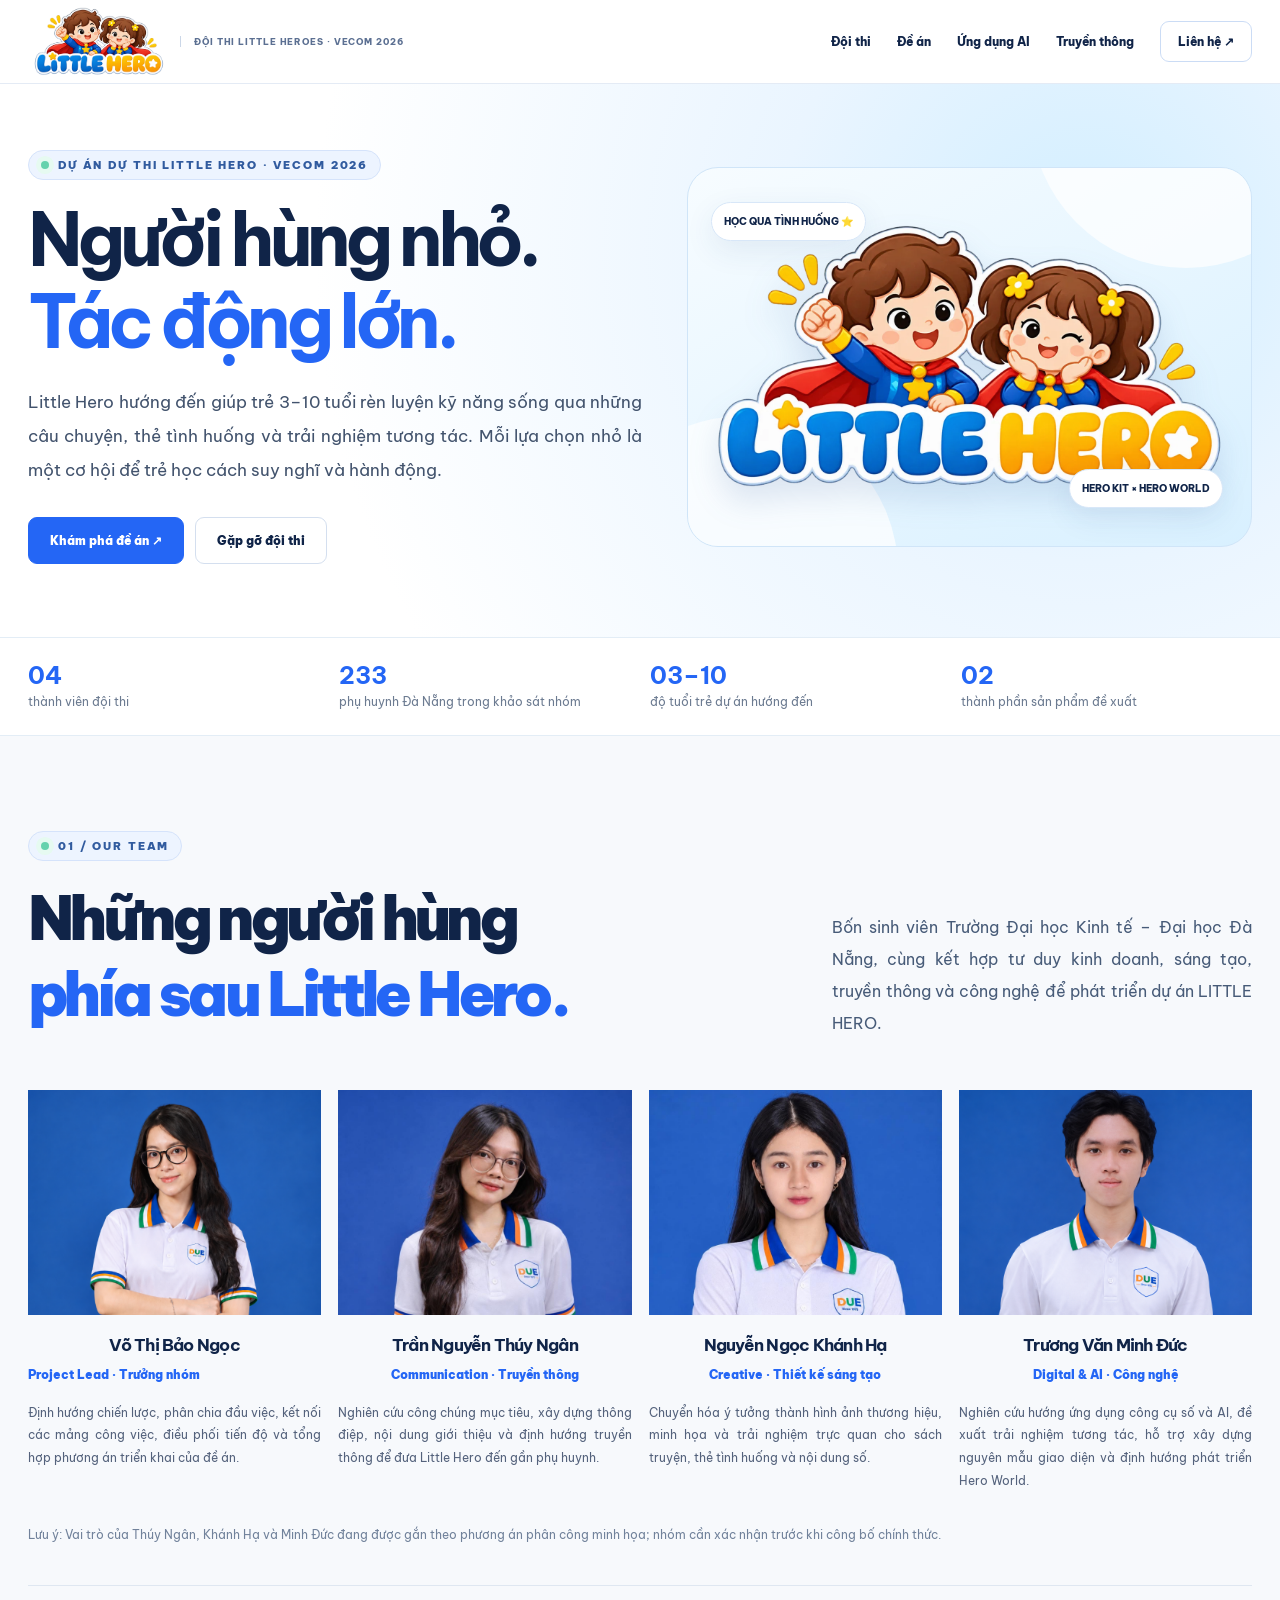
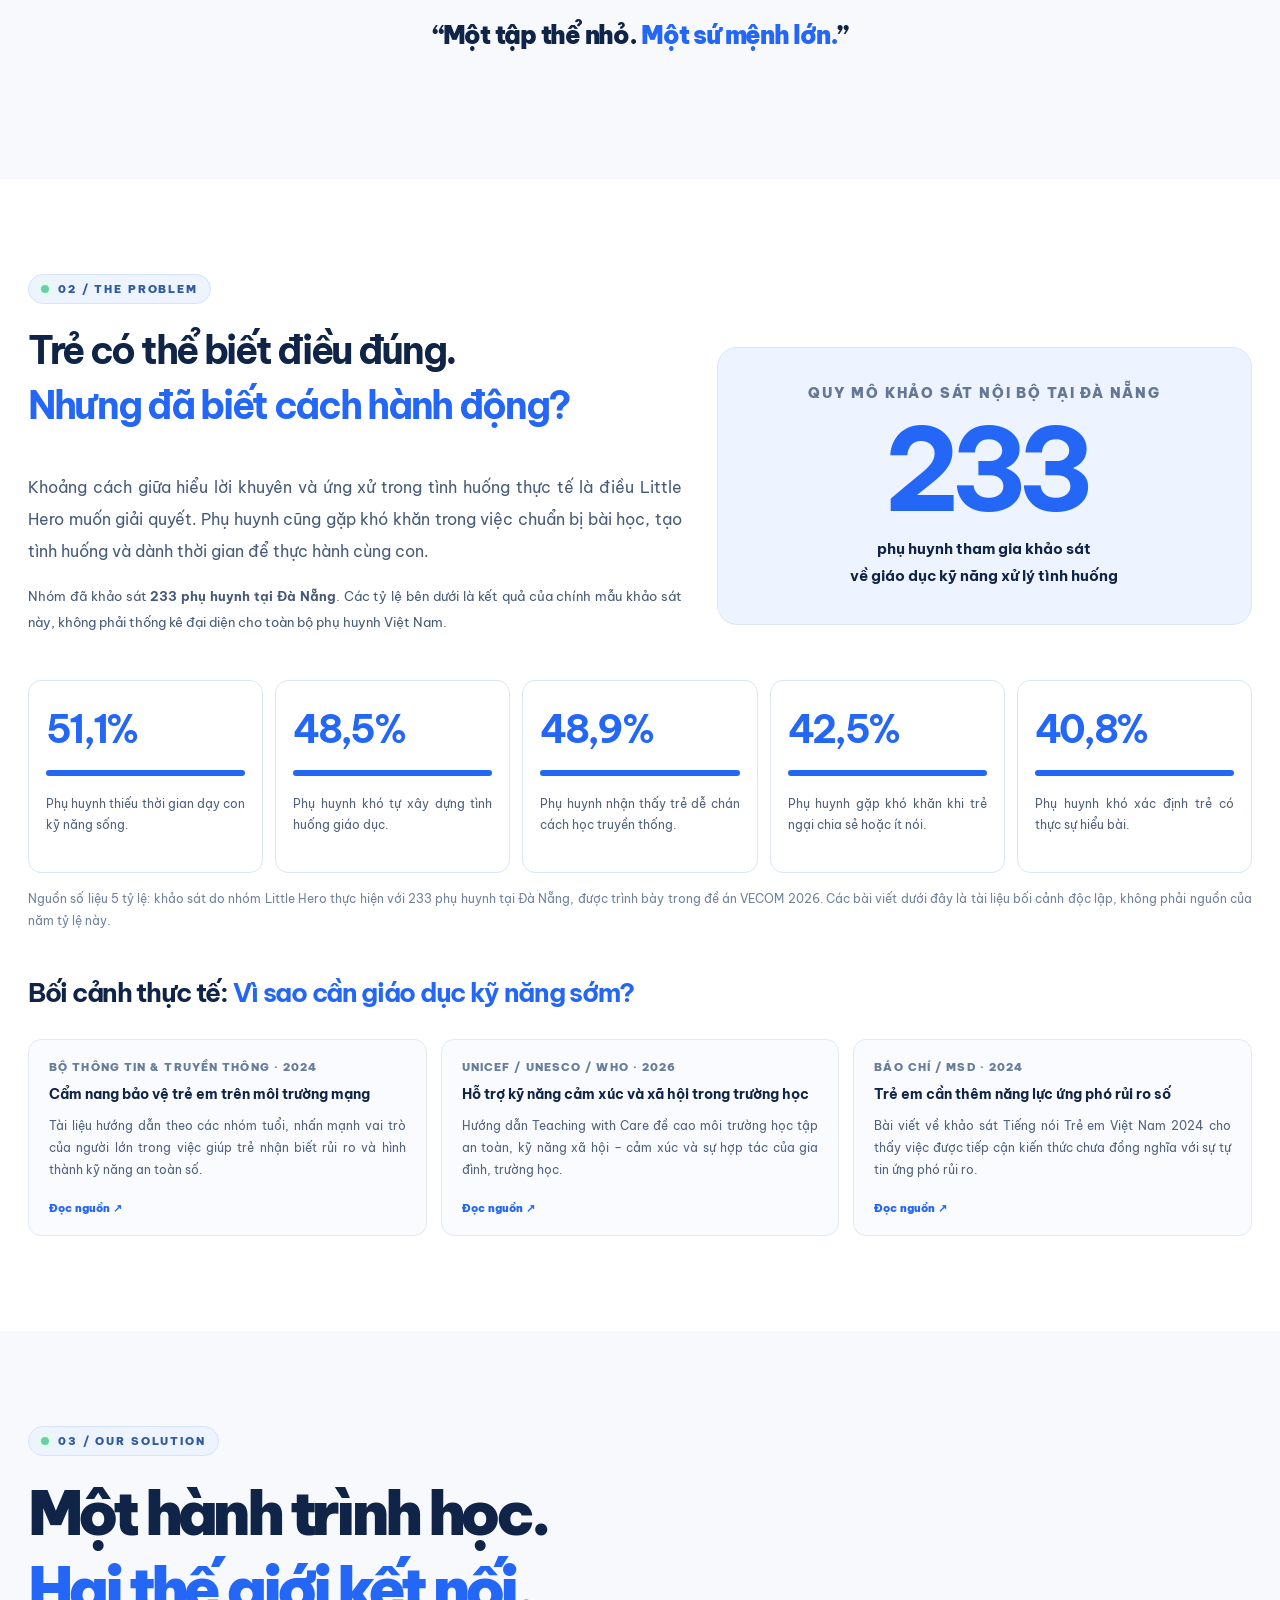
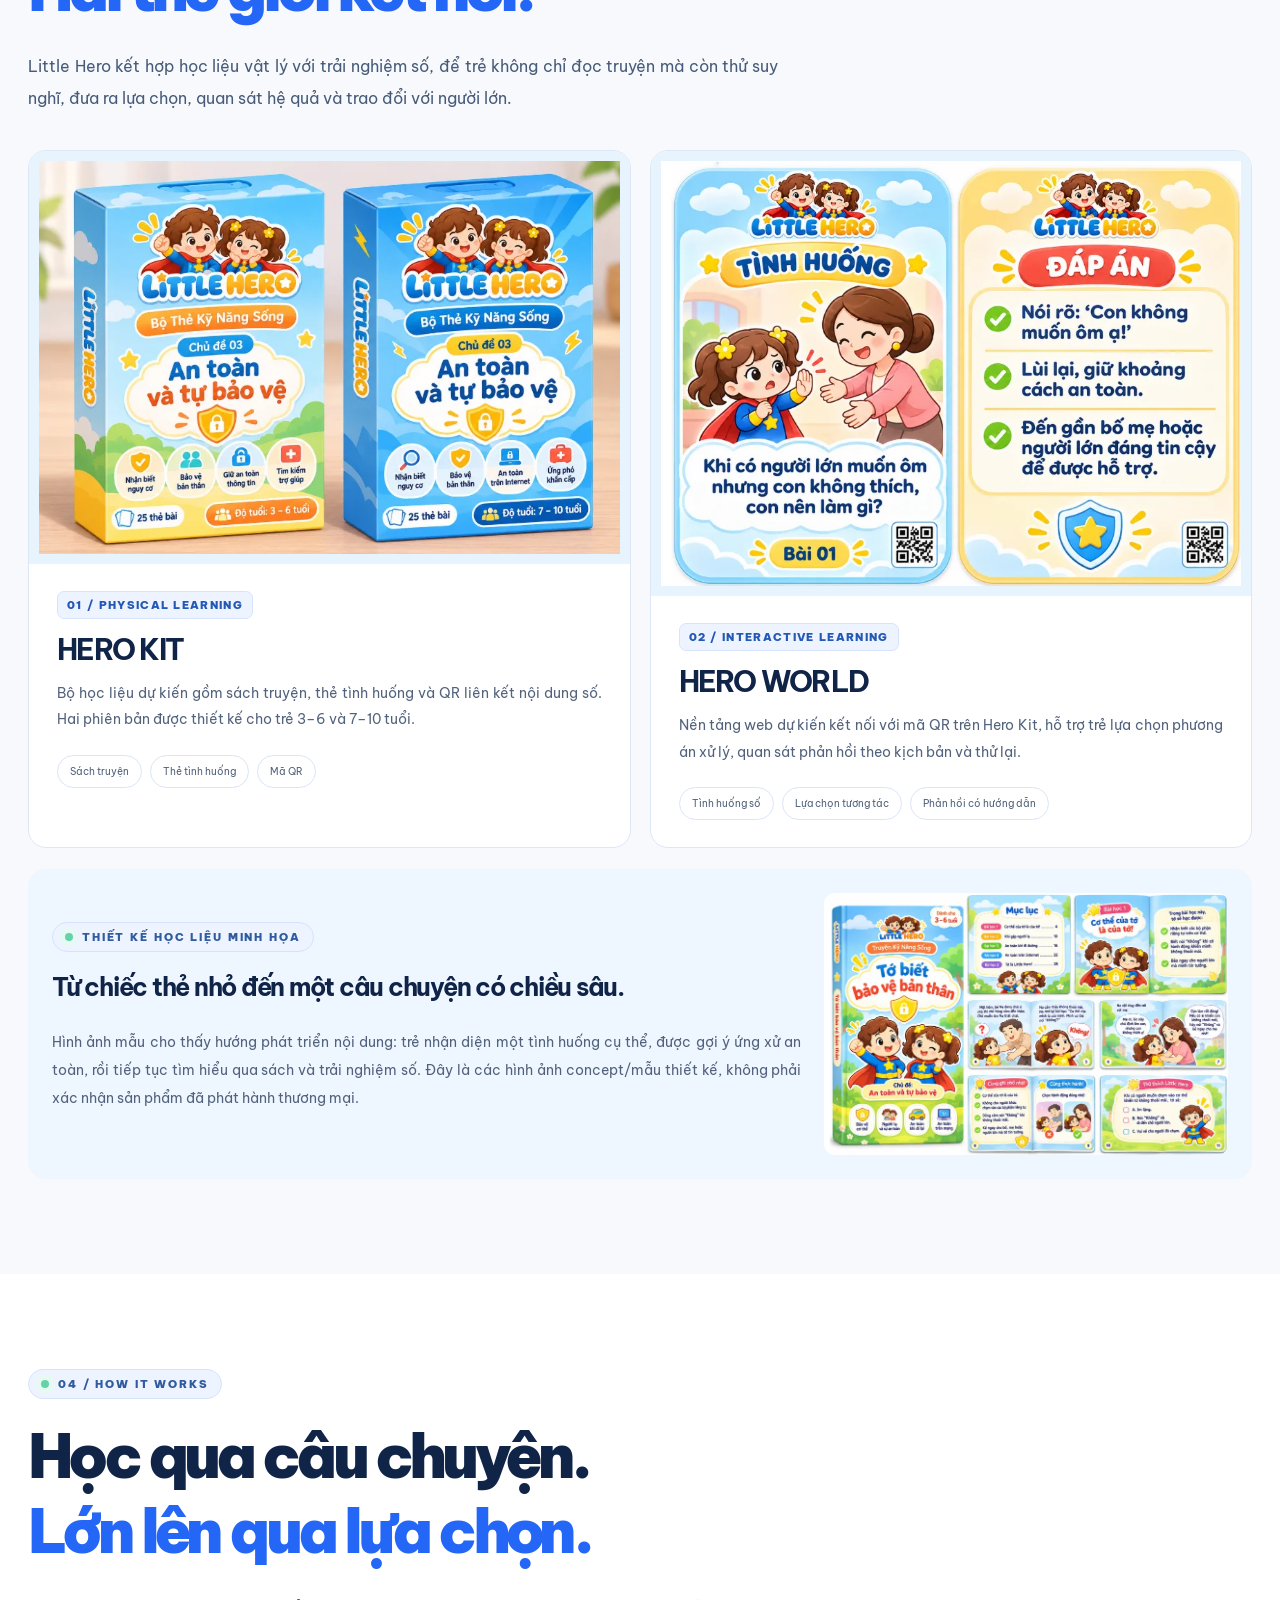
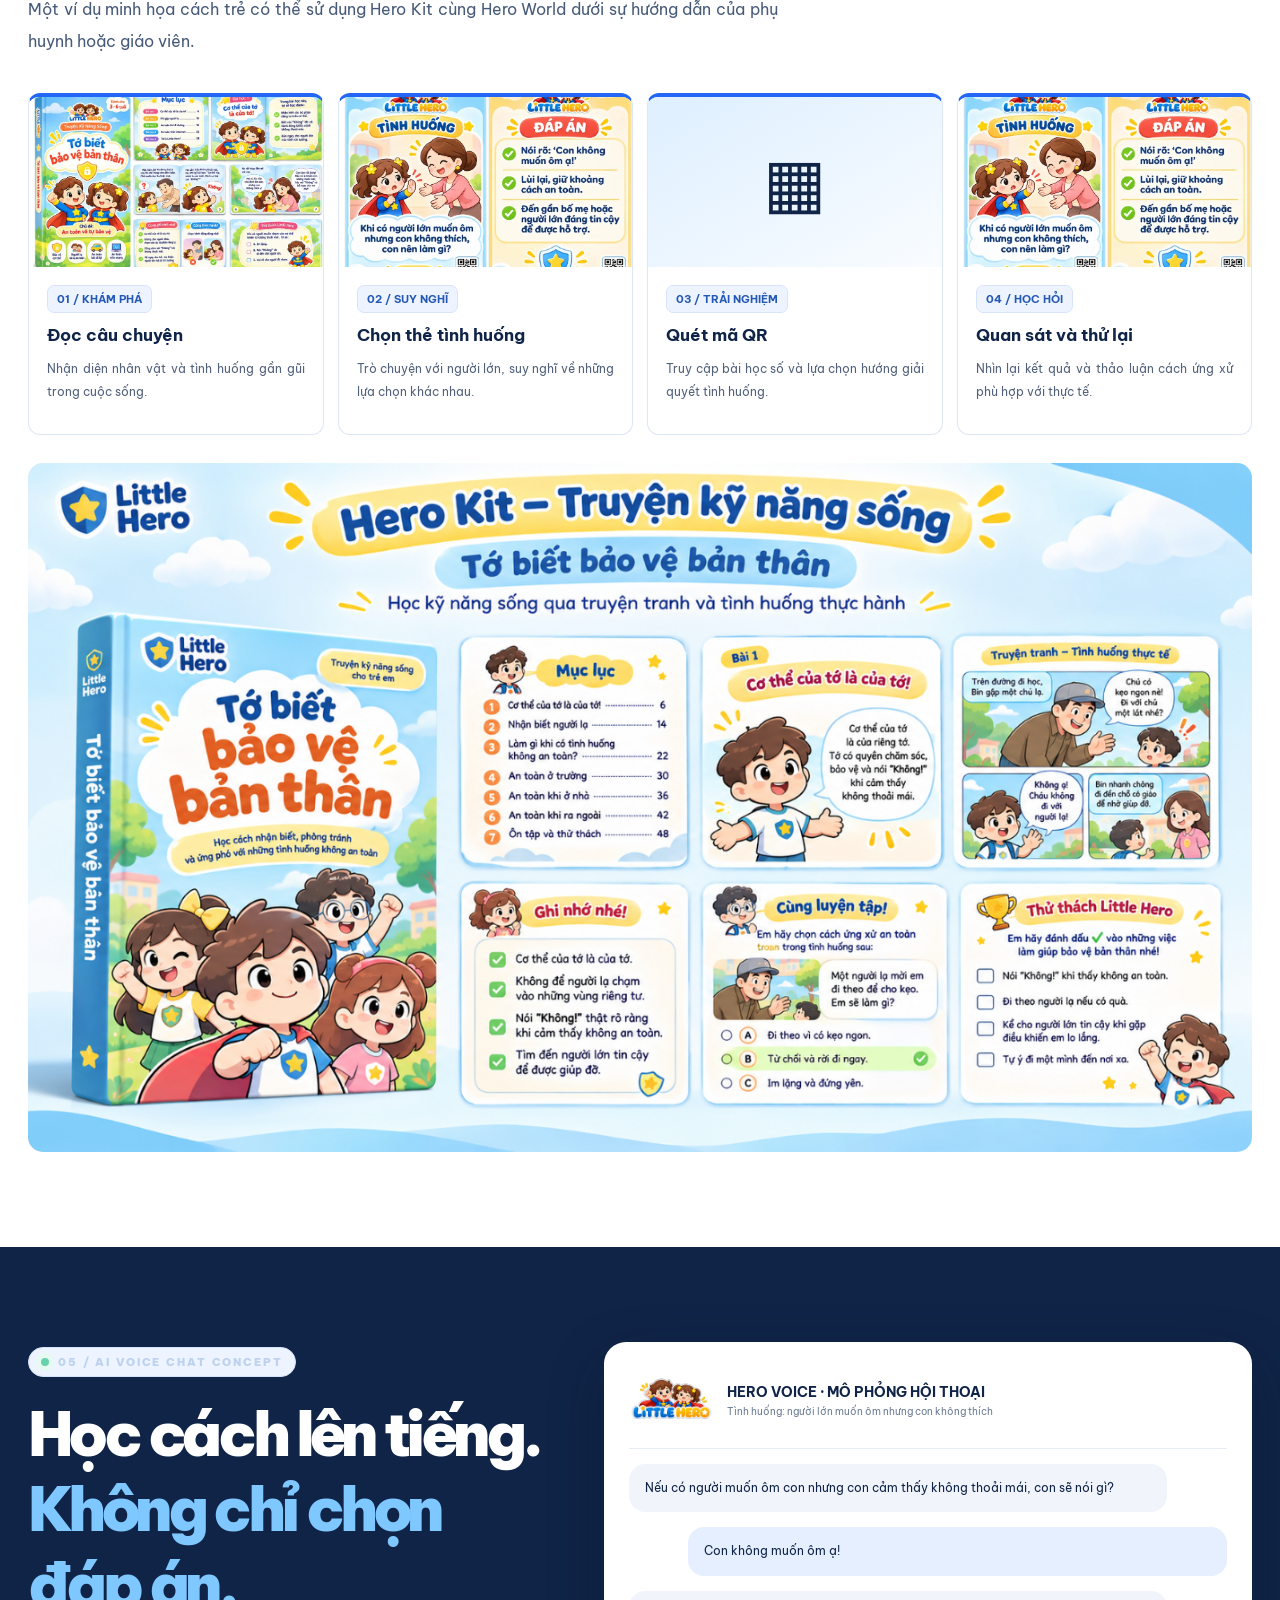
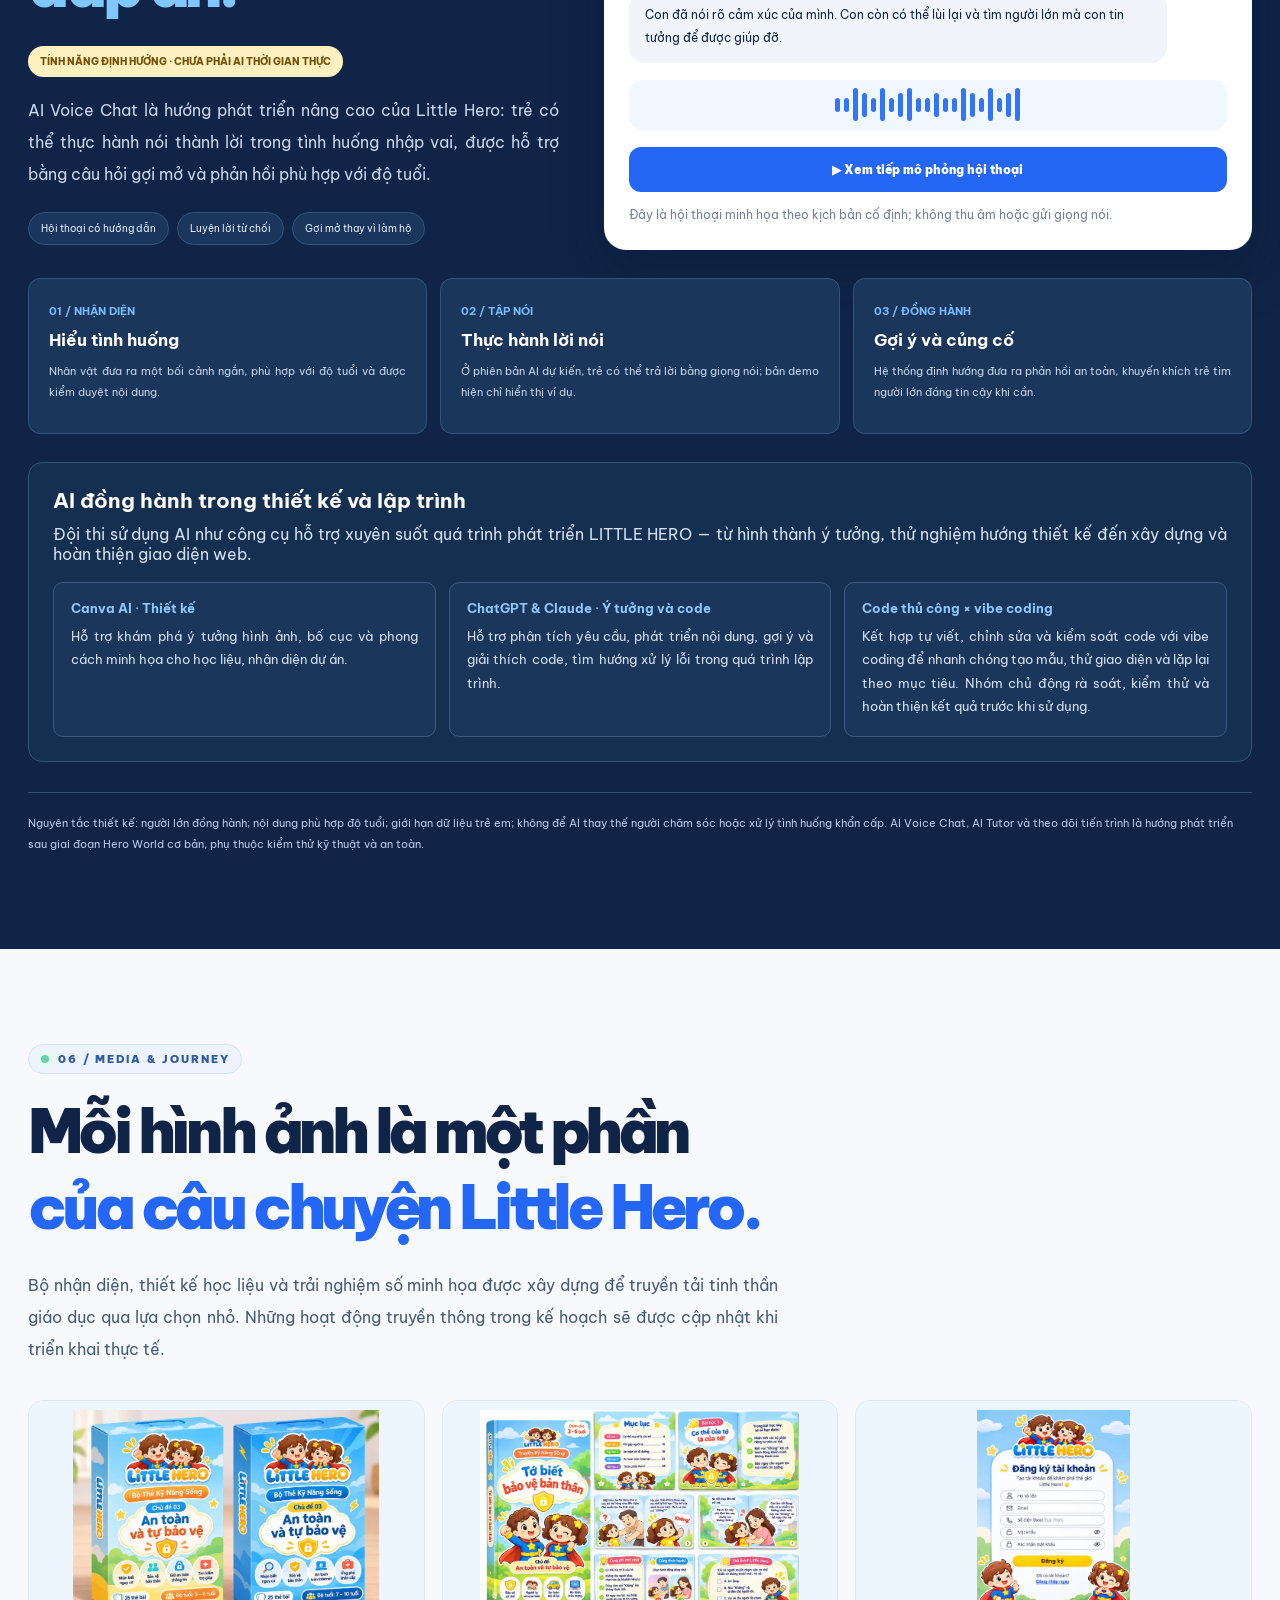
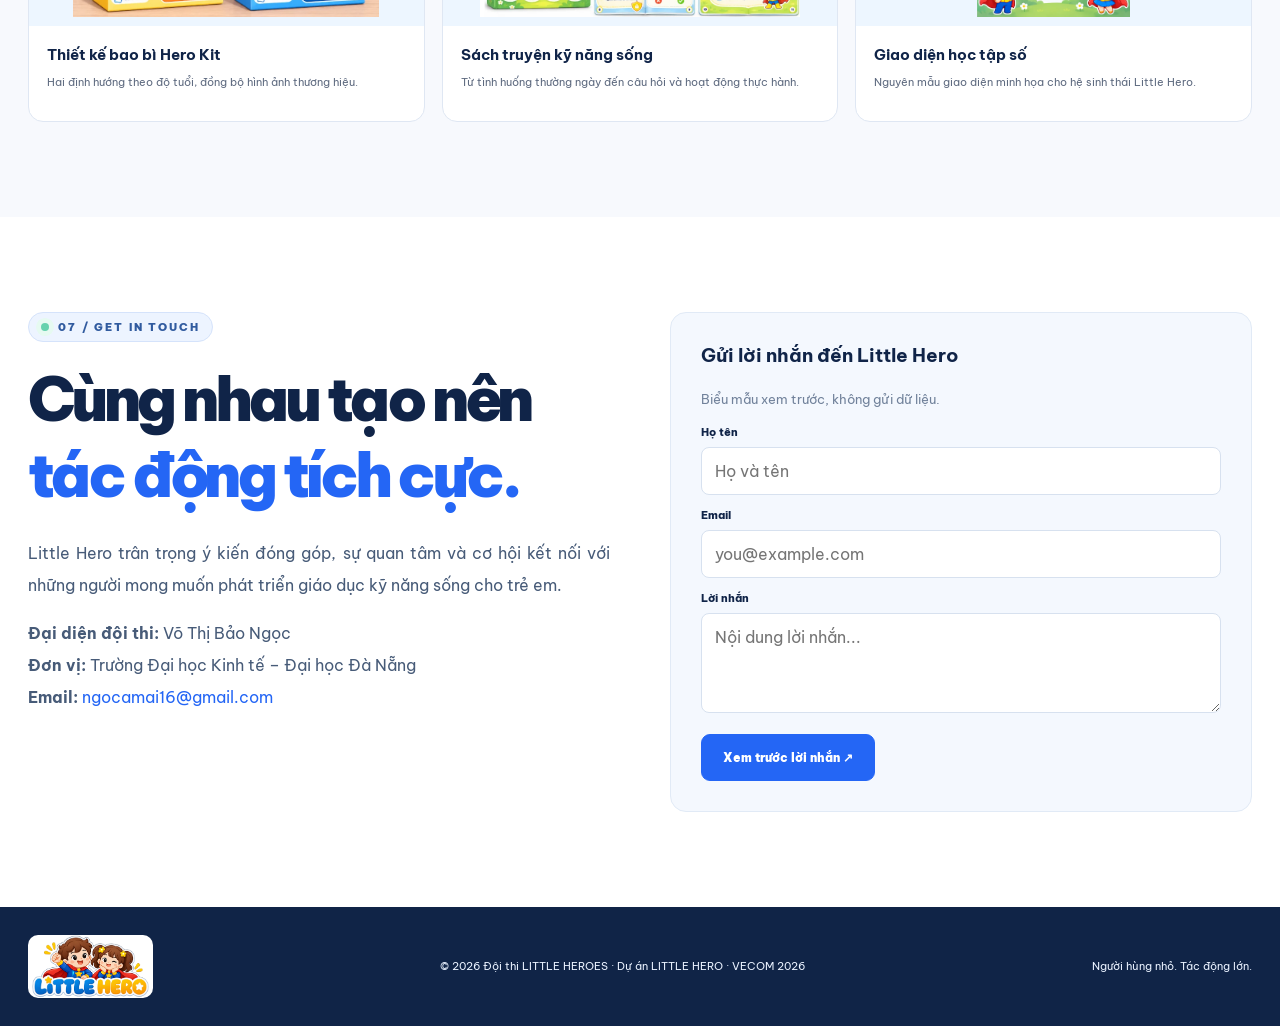
<file: index.html>
<!doctype html><html lang="vi"><head><meta charset="utf-8"><meta name="viewport" content="width=device-width,initial-scale=1"><title>LITTLE HEROES | Đội thi VECOM 2026</title><meta name="description" content="Đội thi LITTLE HEROES với dự án LITTLE HERO – giải pháp giáo dục kỹ năng sống cho trẻ em 3–10 tuổi, kết hợp Hero Kit và Hero World."><link rel="stylesheet" href="styles.css"><link rel="stylesheet" href="team-portraits.css"></head><body>
<header class="nav"><div class="wrap nav-in"><a class="brand" href="#home" aria-label="LITTLE HEROES - về đầu trang"><img src="assets/little-hero-characters.webp" alt="Logo dự án Little Hero"><small>ĐỘI THI LITTLE HEROES · VECOM 2026</small></a><button class="menu" id="menu" aria-label="Mở menu">☰</button><nav class="navlinks" id="links"><a href="#team">Đội thi</a><a href="#project">Đề án</a><a href="#voice">Ứng dụng AI</a><a href="#media">Truyền thông</a><a class="contactlink" href="#contact">Liên hệ ↗</a></nav></div></header>
<main><section class="hero" id="home"><div class="wrap hero-in"><div><div class="eyebrow">Dự án dự thi LITTLE HERO · VECOM 2026</div><h1>Người hùng nhỏ.<br><span class="blue">Tác động lớn.</span></h1><p>Little Hero hướng đến giúp trẻ 3–10 tuổi rèn luyện kỹ năng sống qua những câu chuyện, thẻ tình huống và trải nghiệm tương tác. Mỗi lựa chọn nhỏ là một cơ hội để trẻ học cách suy nghĩ và hành động.</p><div class="btnrow"><a class="btn" href="#project">Khám phá đề án ↗</a><a class="btn secondary" href="#team">Gặp gỡ đội thi</a></div></div><div class="visual"><span class="floating float1">HỌC QUA TÌNH HUỐNG ⭐</span><img src="assets/little-hero-characters.webp" alt="Little Hero – hai nhân vật siêu anh hùng nhí"><span class="floating float2">HERO KIT × HERO WORLD</span></div></div></section>
<div class="miniband"><div class="wrap bandgrid"><div><b>04</b><small>thành viên đội thi</small></div><div><b>233</b><small>phụ huynh Đà Nẵng trong khảo sát nhóm</small></div><div><b>03–10</b><small>độ tuổi trẻ dự án hướng đến</small></div><div><b>02</b><small>thành phần sản phẩm đề xuất</small></div></div></div>
<section class="section team" id="team"><div class="wrap"><div class="eyebrow">01 / Our team</div><div class="flexhead"><div><h2 class="title">Những người hùng<br><span class="blue">phía sau Little Hero.</span></h2></div><p class="intro">Bốn sinh viên Trường Đại học Kinh tế – Đại học Đà Nẵng, cùng kết hợp tư duy kinh doanh, sáng tạo, truyền thông và công nghệ để phát triển dự án LITTLE HERO.</p></div><div class="members">
<article class="member"><div class="portrait"><img src="assets/member-01-bao-ngoc.png" alt="Võ Thị Bảo Ngọc" loading="lazy" decoding="async"></div><h3>Võ Thị Bảo Ngọc</h3><div class="role">Project Lead · Trưởng nhóm</div><p>Định hướng chiến lược, phân chia đầu việc, kết nối các mảng công việc, điều phối tiến độ và tổng hợp phương án triển khai của đề án.</p></article>
<article class="member"><div class="portrait"><img src="assets/member-02-thuy-ngan.png" alt="Trần Nguyễn Thúy Ngân" loading="lazy" decoding="async"></div><h3>Trần Nguyễn Thúy Ngân</h3><div class="role">Communication · Truyền thông</div><p>Nghiên cứu công chúng mục tiêu, xây dựng thông điệp, nội dung giới thiệu và định hướng truyền thông để đưa Little Hero đến gần phụ huynh.</p></article>
<article class="member"><div class="portrait"><img src="assets/member-03-khanh-ha.png" alt="Nguyễn Ngọc Khánh Hạ" loading="lazy" decoding="async"></div><h3>Nguyễn Ngọc Khánh Hạ</h3><div class="role">Creative · Thiết kế sáng tạo</div><p>Chuyển hóa ý tưởng thành hình ảnh thương hiệu, minh họa và trải nghiệm trực quan cho sách truyện, thẻ tình huống và nội dung số.</p></article>
<article class="member"><div class="portrait"><img src="assets/member-04-minh-duc.png" alt="Trương Văn Minh Đức" loading="lazy" decoding="async"></div><h3>Trương Văn Minh Đức</h3><div class="role">Digital & AI · Công nghệ</div><p>Nghiên cứu hướng ứng dụng công cụ số và AI, đề xuất trải nghiệm tương tác, hỗ trợ xây dựng nguyên mẫu giao diện và định hướng phát triển Hero World.</p></article>
</div><div class="note" style="margin-top:19px">Lưu ý: Vai trò của Thúy Ngân, Khánh Hạ và Minh Đức đang được gắn theo phương án phân công minh họa; nhóm cần xác nhận trước khi công bố chính thức.</div><div class="teamquote">“Một tập thể nhỏ. <span class="blue">Một sứ mệnh lớn.</span>”</div></div></section>
<section class="section" id="project"><div class="wrap"><div class="eyebrow">02 / The problem</div><div class="problem-grid"><div><h3>Trẻ có thể biết điều đúng.<br><span class="blue">Nhưng đã biết cách hành động?</span></h3><p class="intro">Khoảng cách giữa hiểu lời khuyên và ứng xử trong tình huống thực tế là điều Little Hero muốn giải quyết. Phụ huynh cũng gặp khó khăn trong việc chuẩn bị bài học, tạo tình huống và dành thời gian để thực hành cùng con.</p><p class="intro" style="font-size:13px">Nhóm đã khảo sát <b>233 phụ huynh tại Đà Nẵng</b>. Các tỷ lệ bên dưới là kết quả của chính mẫu khảo sát này, không phải thống kê đại diện cho toàn bộ phụ huynh Việt Nam.</p></div><div class="bigstat"><small>QUY MÔ KHẢO SÁT NỘI BỘ TẠI ĐÀ NẴNG</small><b>233</b><h4>phụ huynh tham gia khảo sát<br>về giáo dục kỹ năng xử lý tình huống</h4></div></div><div class="stats"><article class="stat"><b>51,1%</b><div class="progress"><span style="width:51,1%"></span></div><p>Phụ huynh thiếu thời gian dạy con kỹ năng sống.</p></article><article class="stat"><b>48,5%</b><div class="progress"><span style="width:48,5%"></span></div><p>Phụ huynh khó tự xây dựng tình huống giáo dục.</p></article><article class="stat"><b>48,9%</b><div class="progress"><span style="width:48,9%"></span></div><p>Phụ huynh nhận thấy trẻ dễ chán cách học truyền thống.</p></article><article class="stat"><b>42,5%</b><div class="progress"><span style="width:42,5%"></span></div><p>Phụ huynh gặp khó khăn khi trẻ ngại chia sẻ hoặc ít nói.</p></article><article class="stat"><b>40,8%</b><div class="progress"><span style="width:40,8%"></span></div><p>Phụ huynh khó xác định trẻ có thực sự hiểu bài.</p></article></div><p class="note" style="margin-top:15px">Nguồn số liệu 5 tỷ lệ: khảo sát do nhóm Little Hero thực hiện với 233 phụ huynh tại Đà Nẵng, được trình bày trong đề án VECOM 2026. Các bài viết dưới đây là tài liệu bối cảnh độc lập, không phải nguồn của năm tỷ lệ này.</p>
<h3 style="margin-top:45px;font-size:26px;letter-spacing:-.05em">Bối cảnh thực tế: <span class="blue">Vì sao cần giáo dục kỹ năng sớm?</span></h3><div class="evidence"><article><small>BỘ THÔNG TIN & TRUYỀN THÔNG · 2024</small><b>Cẩm nang bảo vệ trẻ em trên môi trường mạng</b><p>Tài liệu hướng dẫn theo các nhóm tuổi, nhấn mạnh vai trò của người lớn trong việc giúp trẻ nhận biết rủi ro và hình thành kỹ năng an toàn số.</p><a target="_blank" rel="noopener" href="https://mst.gov.vn/ra-mat-cam-nang-bao-ve-tre-em-tren-moi-truong-mang-nam-2024-197241219110837884.htm">Đọc nguồn ↗</a></article><article><small>UNICEF / UNESCO / WHO · 2026</small><b>Hỗ trợ kỹ năng cảm xúc và xã hội trong trường học</b><p>Hướng dẫn Teaching with Care đề cao môi trường học tập an toàn, kỹ năng xã hội – cảm xúc và sự hợp tác của gia đình, trường học.</p><a target="_blank" rel="noopener" href="https://www.who.int/publications/i/item/9789240124912">Đọc nguồn ↗</a></article><article><small>BÁO CHÍ / MSD · 2024</small><b>Trẻ em cần thêm năng lực ứng phó rủi ro số</b><p>Bài viết về khảo sát Tiếng nói Trẻ em Việt Nam 2024 cho thấy việc được tiếp cận kiến thức chưa đồng nghĩa với sự tự tin ứng phó rủi ro.</p><a target="_blank" rel="noopener" href="https://ictvietnam.vn/ba-giai-phap-nham-ho-tro-bao-ve-tre-em-an-toan-tren-moi-truong-mang-67249.html">Đọc nguồn ↗</a></article></div></div></section>
<section class="section soft"><div class="wrap"><div class="eyebrow">03 / Our solution</div><h2 class="title">Một hành trình học.<br><span class="blue">Hai thế giới kết nối.</span></h2><p class="intro">Little Hero kết hợp học liệu vật lý với trải nghiệm số, để trẻ không chỉ đọc truyện mà còn thử suy nghĩ, đưa ra lựa chọn, quan sát hệ quả và trao đổi với người lớn.</p><div class="products"><article class="productcard"><div class="productimage"><img src="assets/hero-kit-packaging.webp" alt="Mockup hộp Hero Kit hai nhóm tuổi"></div><div class="content"><small>01 / PHYSICAL LEARNING</small><h3>HERO KIT</h3><p>Bộ học liệu dự kiến gồm sách truyện, thẻ tình huống và QR liên kết nội dung số. Hai phiên bản được thiết kế cho trẻ 3–6 và 7–10 tuổi.</p><div class="chips"><span>Sách truyện</span><span>Thẻ tình huống</span><span>Mã QR</span></div></div></article><article class="productcard"><div class="productimage"><img src="assets/hero-kit-cards.webp" alt="Mẫu thẻ tình huống và đáp án Little Hero"></div><div class="content"><small>02 / INTERACTIVE LEARNING</small><h3>HERO WORLD</h3><p>Nền tảng web dự kiến kết nối với mã QR trên Hero Kit, hỗ trợ trẻ lựa chọn phương án xử lý, quan sát phản hồi theo kịch bản và thử lại.</p><div class="chips"><span>Tình huống số</span><span>Lựa chọn tương tác</span><span>Phản hồi có hướng dẫn</span></div></div></article></div><div class="feature"><div><div class="eyebrow">Thiết kế học liệu minh họa</div><h3>Từ chiếc thẻ nhỏ đến một câu chuyện có chiều sâu.</h3><p>Hình ảnh mẫu cho thấy hướng phát triển nội dung: trẻ nhận diện một tình huống cụ thể, được gợi ý ứng xử an toàn, rồi tiếp tục tìm hiểu qua sách và trải nghiệm số. Đây là các hình ảnh concept/mẫu thiết kế, không phải xác nhận sản phẩm đã phát hành thương mại.</p></div><img src="assets/little-hero-storybook.webp" alt="Các trang truyện và bài tập thực hành Little Hero"></div></div></section>
<section class="section"><div class="wrap"><div class="eyebrow">04 / How it works</div><h2 class="title">Học qua câu chuyện.<br><span class="blue">Lớn lên qua lựa chọn.</span></h2><p class="intro">Một ví dụ minh họa cách trẻ có thể sử dụng Hero Kit cùng Hero World dưới sự hướng dẫn của phụ huynh hoặc giáo viên.</p><div class="steps"><article class="step"><img src="assets/little-hero-storybook.webp" alt="Bìa và các trang sách truyện"><div class="steptext"><b>01 / KHÁM PHÁ</b><h3>Đọc câu chuyện</h3><p>Nhận diện nhân vật và tình huống gần gũi trong cuộc sống.</p></div></article><article class="step"><img src="assets/hero-kit-cards.webp" alt="Bộ thẻ tình huống"><div class="steptext"><b>02 / SUY NGHĨ</b><h3>Chọn thẻ tình huống</h3><p>Trò chuyện với người lớn, suy nghĩ về những lựa chọn khác nhau.</p></div></article><article class="step"><div style="height:170px;display:grid;place-items:center;background:linear-gradient(150deg,#deefff,#f9fcff)"><span style="font-size:67px">▦</span></div><div class="steptext"><b>03 / TRẢI NGHIỆM</b><h3>Quét mã QR</h3><p>Truy cập bài học số và lựa chọn hướng giải quyết tình huống.</p></div></article><article class="step"><img src="assets/hero-kit-cards.webp" alt="Gợi ý phương án và phản hồi trên thẻ"><div class="steptext"><b>04 / HỌC HỎI</b><h3>Quan sát và thử lại</h3><p>Nhìn lại kết quả và thảo luận cách ứng xử phù hợp với thực tế.</p></div></article></div><div class="visualflow"><img src="assets/hero-kit-overview.png" alt="Tổng quan Hero Kit Little Hero gồm hộp truyện, mục lục, tình huống và hoạt động thực hành"></div></div></section>
<section class="section voice" id="voice"><div class="wrap"><div class="voicegrid"><div><div class="eyebrow">05 / AI Voice Chat concept</div><h2 class="title">Học cách lên tiếng.<br><span style="color:#7fc7ff">Không chỉ chọn đáp án.</span></h2><span class="mini-flag">TÍNH NĂNG ĐỊNH HƯỚNG · CHƯA PHẢI AI THỜI GIAN THỰC</span><p class="intro">AI Voice Chat là hướng phát triển nâng cao của Little Hero: trẻ có thể thực hành nói thành lời trong tình huống nhập vai, được hỗ trợ bằng câu hỏi gợi mở và phản hồi phù hợp với độ tuổi.</p><div class="chips"><span>Hội thoại có hướng dẫn</span><span>Luyện lời từ chối</span><span>Gợi mở thay vì làm hộ</span></div></div><div class="voicepanel"><div class="voicehead"><img src="assets/little-hero-characters.webp" alt="Logo Little Hero"><div><strong>HERO VOICE · MÔ PHỎNG HỘI THOẠI</strong><small>Tình huống: người lớn muốn ôm nhưng con không thích</small></div></div><div class="bubble ai">Nếu có người muốn ôm con nhưng con cảm thấy không thoải mái, con sẽ nói gì?</div><div class="bubble user">Con không muốn ôm ạ!</div><div class="bubble ai">Con đã nói rõ cảm xúc của mình. Con còn có thể lùi lại và tìm người lớn mà con tin tưởng để được giúp đỡ.</div><div class="wave"><i></i><i></i><i></i><i></i><i></i><i></i><i></i><i></i><i></i><i></i><i></i><i></i><i></i><i></i><i></i><i></i><i></i><i></i><i></i><i></i><i></i></div><button class="mic" id="voice-btn" type="button">▶ Xem tiếp mô phỏng hội thoại</button><p class="note" id="voice-note" style="margin:12px 0 0">Đây là hội thoại minh họa theo kịch bản cố định; không thu âm hoặc gửi giọng nói.</p></div></div><div class="workflow"><article><b>01 / NHẬN DIỆN</b><h3>Hiểu tình huống</h3><p>Nhân vật đưa ra một bối cảnh ngắn, phù hợp với độ tuổi và được kiểm duyệt nội dung.</p></article><article><b>02 / TẬP NÓI</b><h3>Thực hành lời nói</h3><p>Ở phiên bản AI dự kiến, trẻ có thể trả lời bằng giọng nói; bản demo hiện chỉ hiển thị ví dụ.</p></article><article><b>03 / ĐỒNG HÀNH</b><h3>Gợi ý và củng cố</h3><p>Hệ thống định hướng đưa ra phản hồi an toàn, khuyến khích trẻ tìm người lớn đáng tin cậy khi cần.</p></article></div><div class="ai-practice"><h3>AI đồng hành trong thiết kế và lập trình</h3><p>Đội thi sử dụng AI như công cụ hỗ trợ xuyên suốt quá trình phát triển LITTLE HERO — từ hình thành ý tưởng, thử nghiệm hướng thiết kế đến xây dựng và hoàn thiện giao diện web.</p><div class="ai-tools"><article><b>Canva AI · Thiết kế</b><p>Hỗ trợ khám phá ý tưởng hình ảnh, bố cục và phong cách minh họa cho học liệu, nhận diện dự án.</p></article><article><b>ChatGPT &amp; Claude · Ý tưởng và code</b><p>Hỗ trợ phân tích yêu cầu, phát triển nội dung, gợi ý và giải thích code, tìm hướng xử lý lỗi trong quá trình lập trình.</p></article><article><b>Code thủ công × vibe coding</b><p>Kết hợp tự viết, chỉnh sửa và kiểm soát code với vibe coding để nhanh chóng tạo mẫu, thử giao diện và lặp lại theo mục tiêu. Nhóm chủ động rà soát, kiểm thử và hoàn thiện kết quả trước khi sử dụng.</p></article></div></div><div class="voicesafety">Nguyên tắc thiết kế: người lớn đồng hành; nội dung phù hợp độ tuổi; giới hạn dữ liệu trẻ em; không để AI thay thế người chăm sóc hoặc xử lý tình huống khẩn cấp. AI Voice Chat, AI Tutor và theo dõi tiến trình là hướng phát triển sau giai đoạn Hero World cơ bản, phụ thuộc kiểm thử kỹ thuật và an toàn.</div></div></section>
<section class="section soft" id="media"><div class="wrap"><div class="eyebrow">06 / Media & journey</div><h2 class="title">Mỗi hình ảnh là một phần<br><span class="blue">của câu chuyện Little Hero.</span></h2><p class="intro">Bộ nhận diện, thiết kế học liệu và trải nghiệm số minh họa được xây dựng để truyền tải tinh thần giáo dục qua lựa chọn nhỏ. Những hoạt động truyền thông trong kế hoạch sẽ được cập nhật khi triển khai thực tế.</p><div class="gallery"><article><img src="assets/hero-kit-packaging.webp" alt="Bộ hộp sản phẩm Hero Kit"><div><b>Thiết kế bao bì Hero Kit</b><p>Hai định hướng theo độ tuổi, đồng bộ hình ảnh thương hiệu.</p></div></article><article><img src="assets/little-hero-storybook.webp" alt="Bộ truyện tranh minh họa"><div><b>Sách truyện kỹ năng sống</b><p>Từ tình huống thường ngày đến câu hỏi và hoạt động thực hành.</p></div></article><article><img src="assets/hero-world-registration-concept.webp" alt="Giao diện đăng ký tài khoản Little Hero"><div><b>Giao diện học tập số</b><p>Nguyên mẫu giao diện minh họa cho hệ sinh thái Little Hero.</p></div></article></div></div></section>
<section class="section" id="contact"><div class="wrap contact-grid"><div><div class="eyebrow">07 / Get in touch</div><h2 class="title">Cùng nhau tạo nên<br><span class="blue">tác động tích cực.</span></h2><p class="intro">Little Hero trân trọng ý kiến đóng góp, sự quan tâm và cơ hội kết nối với những người mong muốn phát triển giáo dục kỹ năng sống cho trẻ em.</p><p class="intro"><b>Đại diện đội thi:</b> Võ Thị Bảo Ngọc<br><b>Đơn vị:</b> Trường Đại học Kinh tế – Đại học Đà Nẵng<br><b>Email:</b> <a style="color:var(--blue)" href="mailto:ngocamai16@gmail.com">ngocamai16@gmail.com</a></p></div><div class="contact-card"><h3>Gửi lời nhắn đến Little Hero</h3><p class="note">Biểu mẫu xem trước, không gửi dữ liệu.</p><form id="contactform"><label for="name">Họ tên</label><input id="name" required placeholder="Họ và tên"><label for="email">Email</label><input id="email" type="email" required placeholder="you@example.com"><label for="message">Lời nhắn</label><textarea id="message" required placeholder="Nội dung lời nhắn..."></textarea><button type="submit" class="btn" style="margin-top:17px">Xem trước lời nhắn ↗</button></form></div></div></section></main>
<footer class="footer"><div class="wrap foot"><img src="assets/little-hero-characters.webp" alt="Logo dự án Little Hero"><span>© 2026 Đội thi LITTLE HEROES · Dự án LITTLE HERO · VECOM 2026</span><span>Người hùng nhỏ. Tác động lớn.</span></div></footer>
<div class="modal" id="modal" role="dialog" aria-modal="true"><div><h3>Xem trước lời nhắn</h3><div id="preview"></div><small class="muted">Không có thông tin nào được gửi đi.</small><br><button class="btn" id="close-modal">Đóng</button></div></div>
<script src="script.js" defer></script></body></html>
</file>
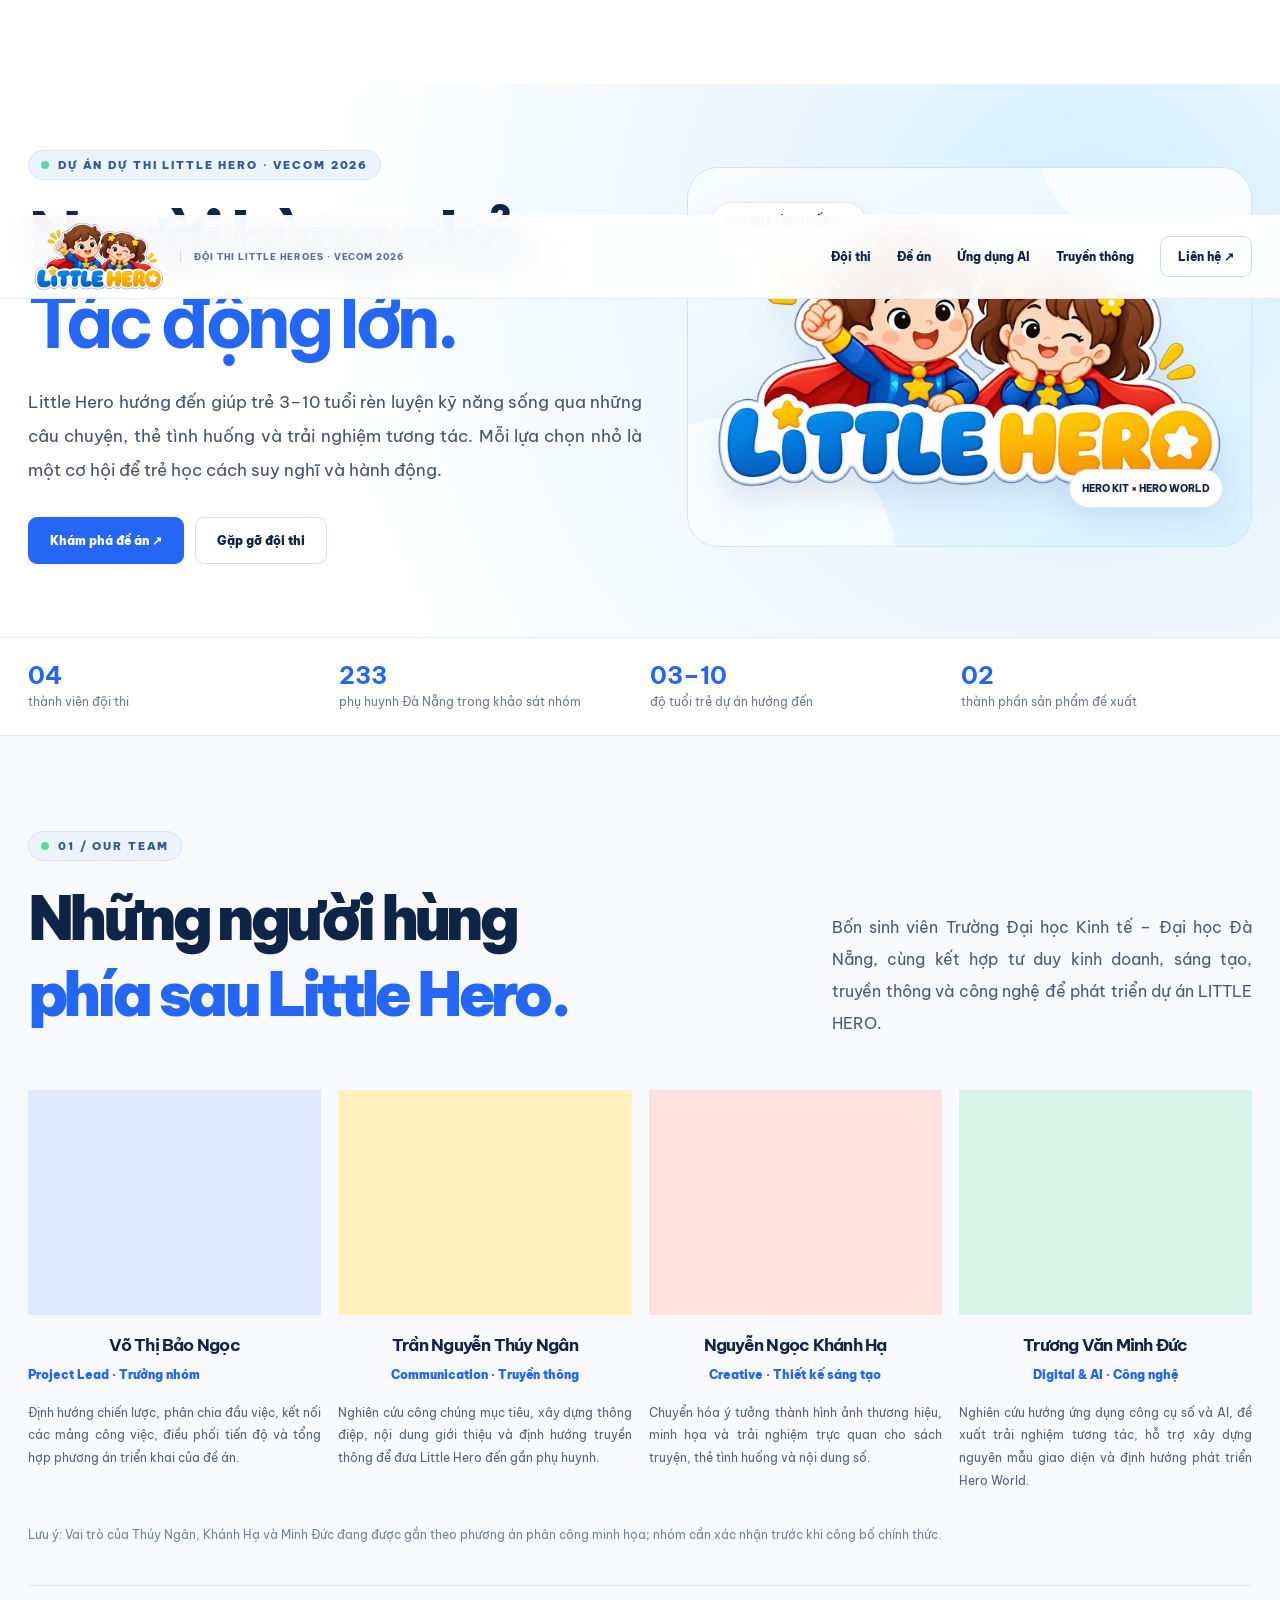
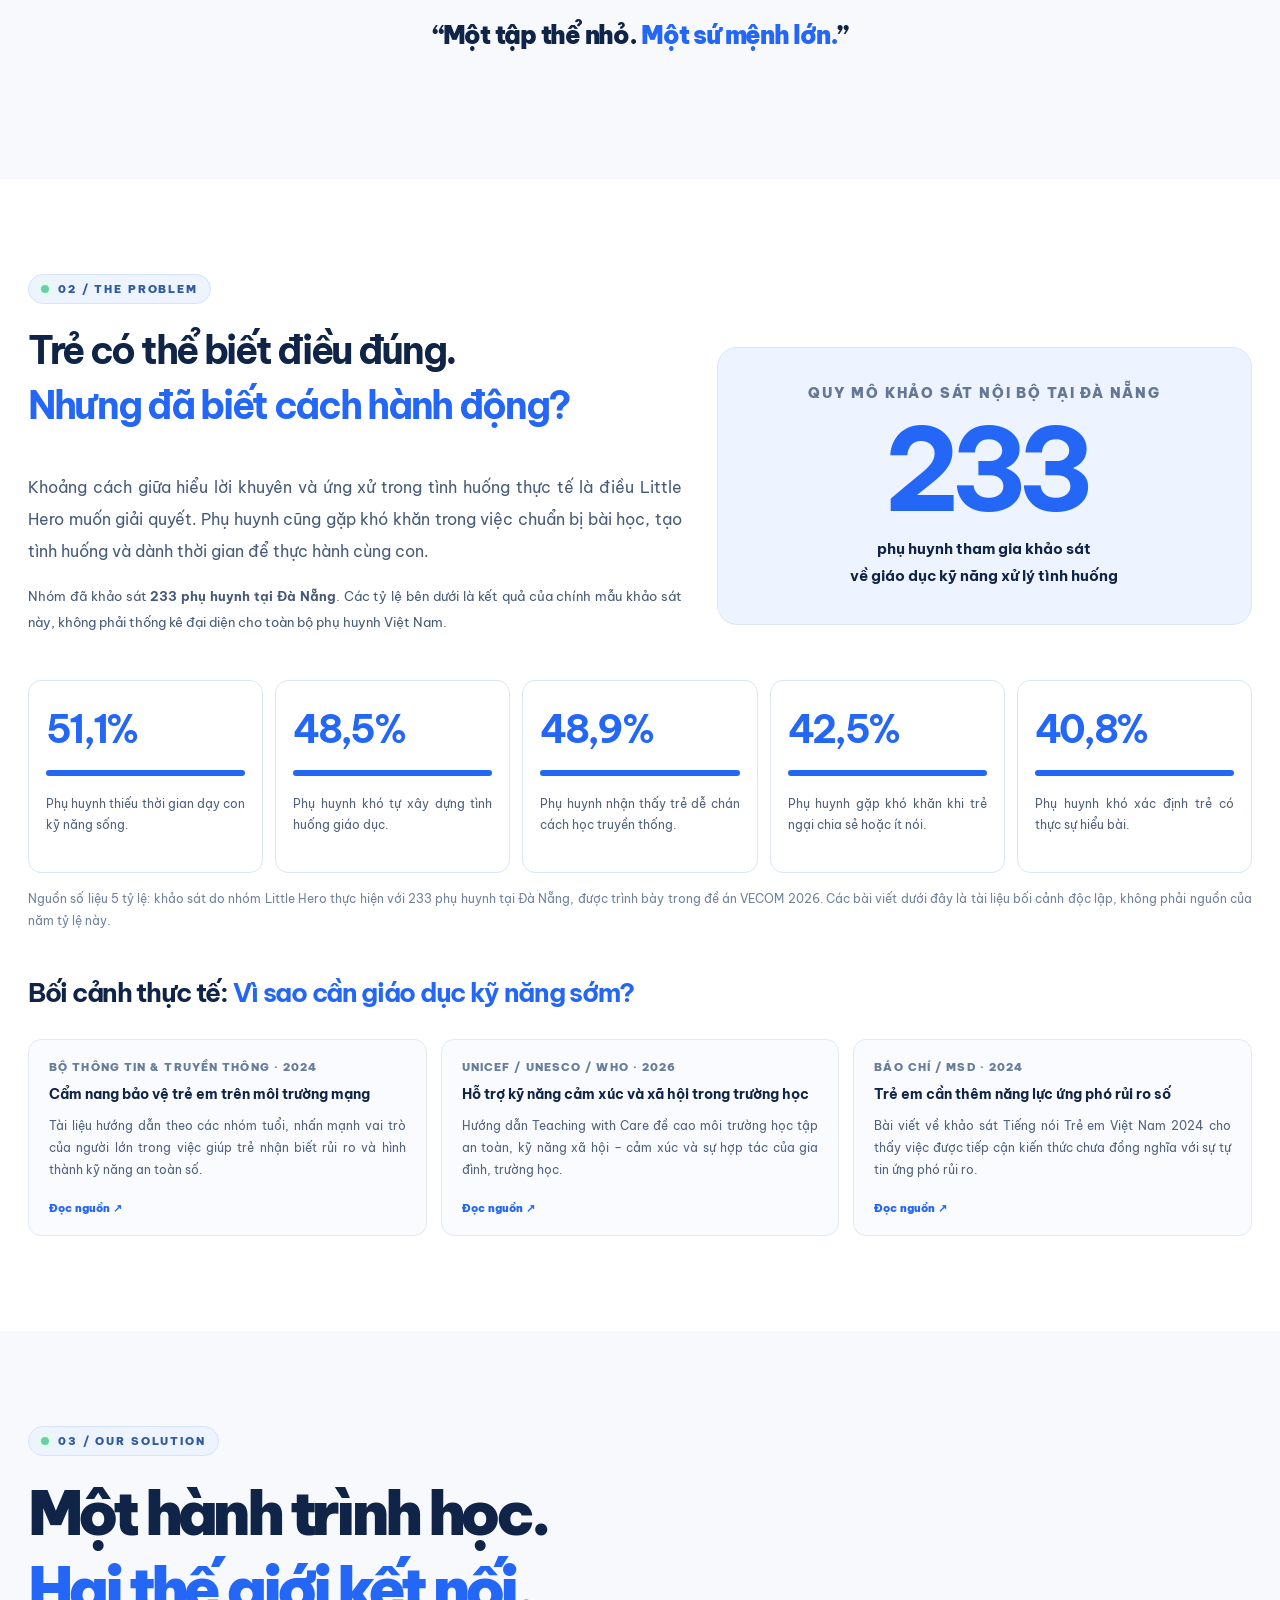
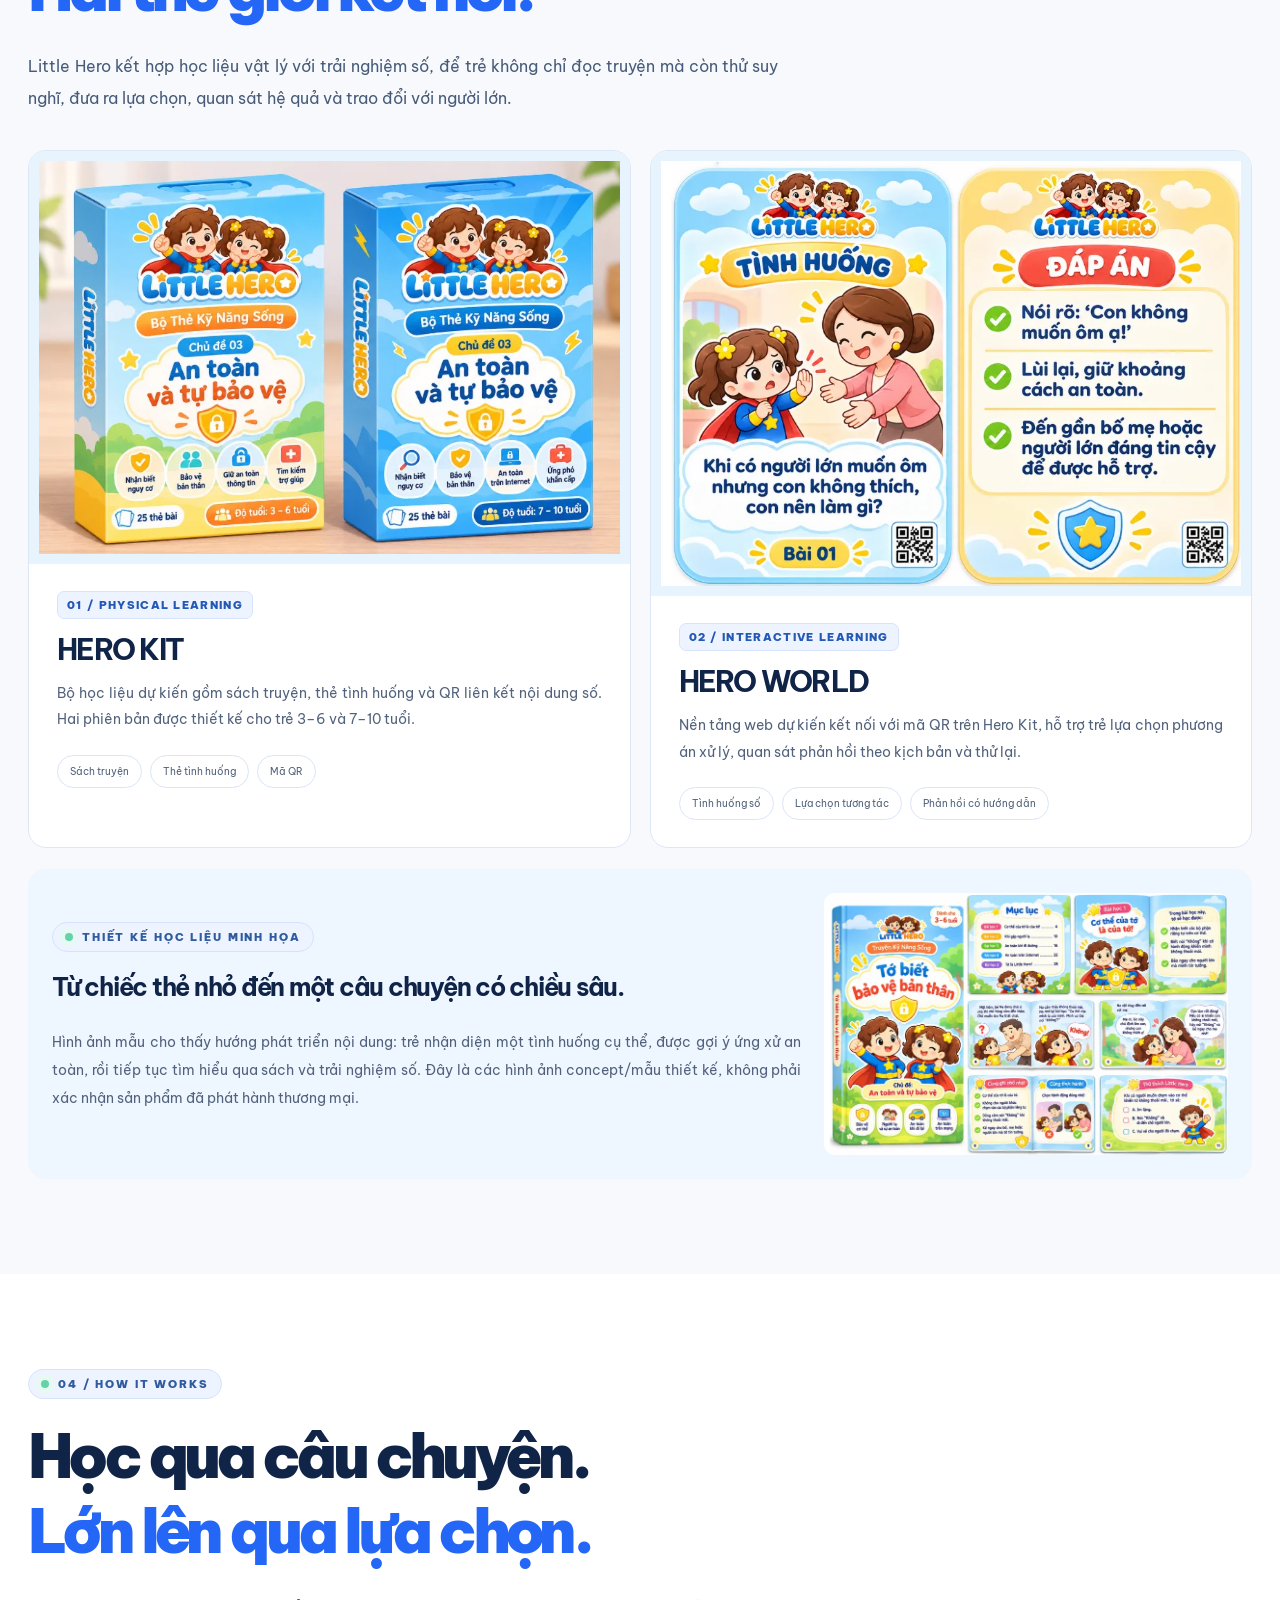
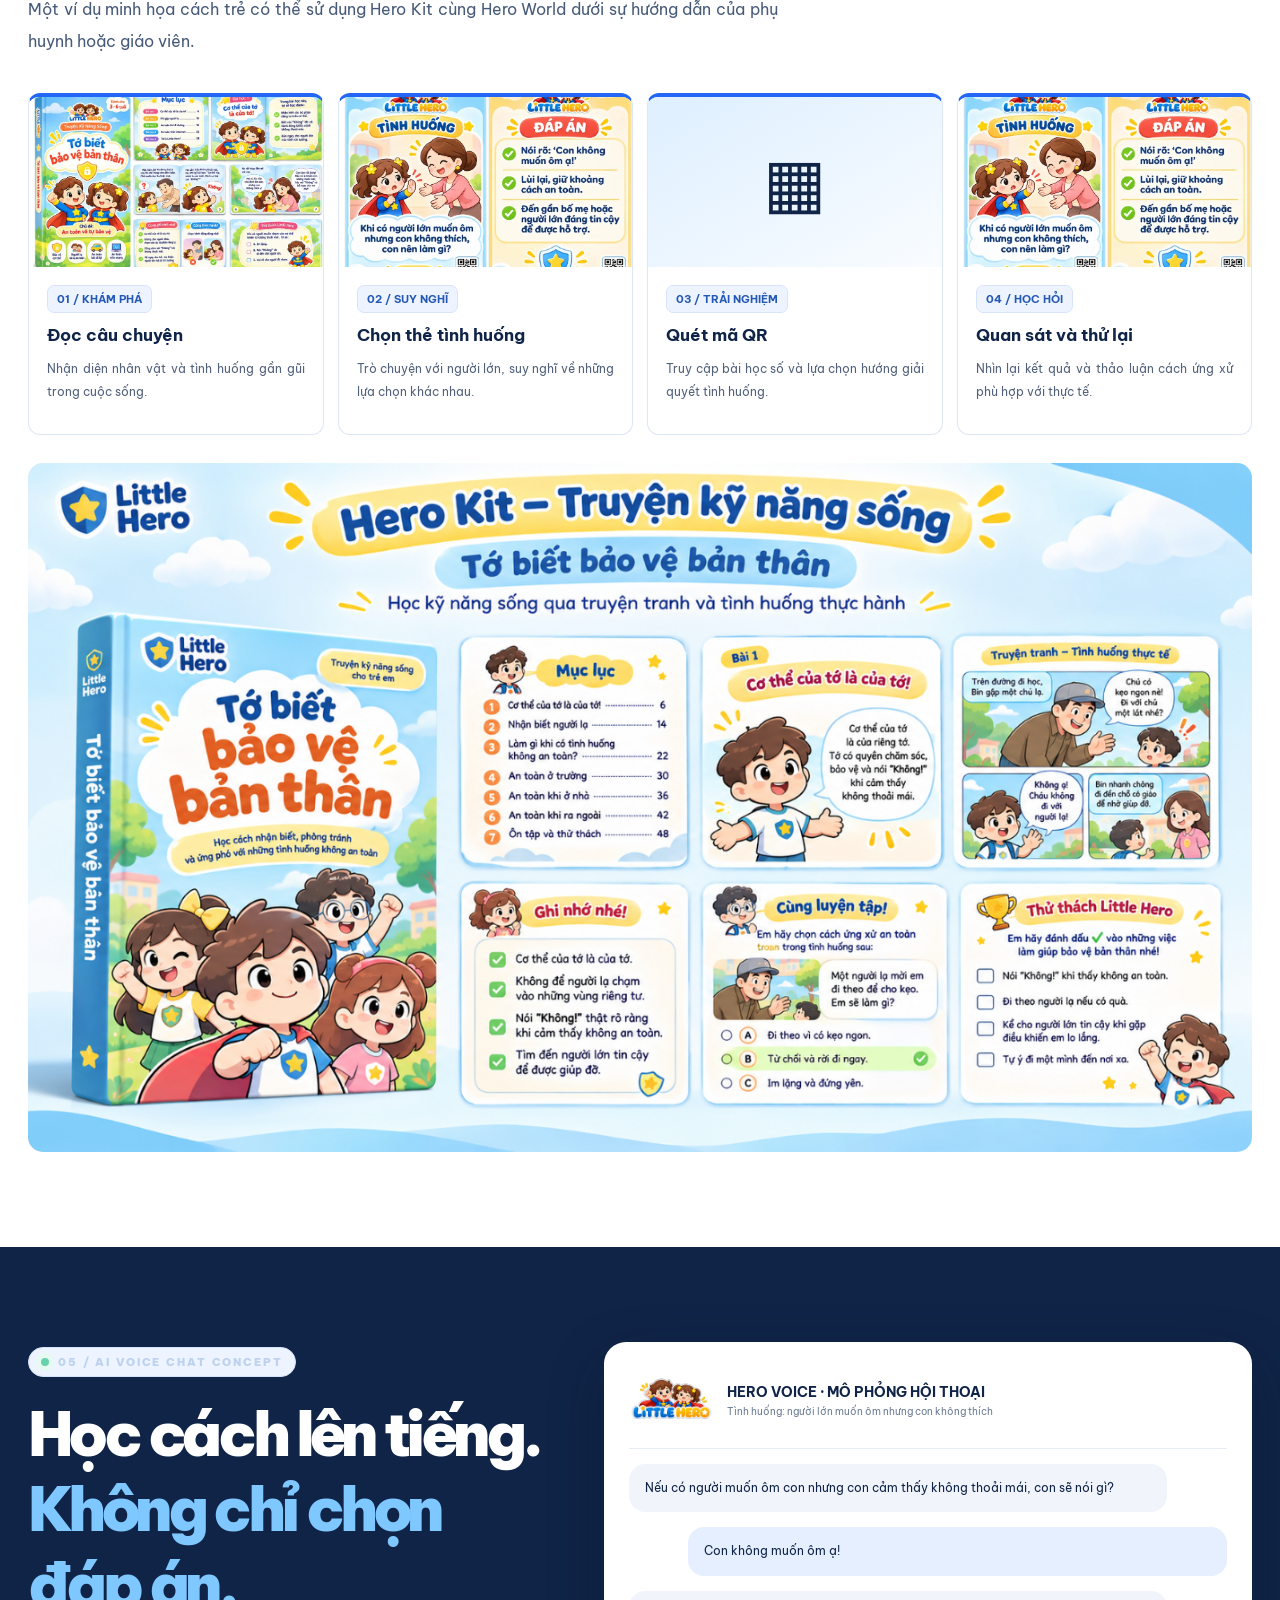
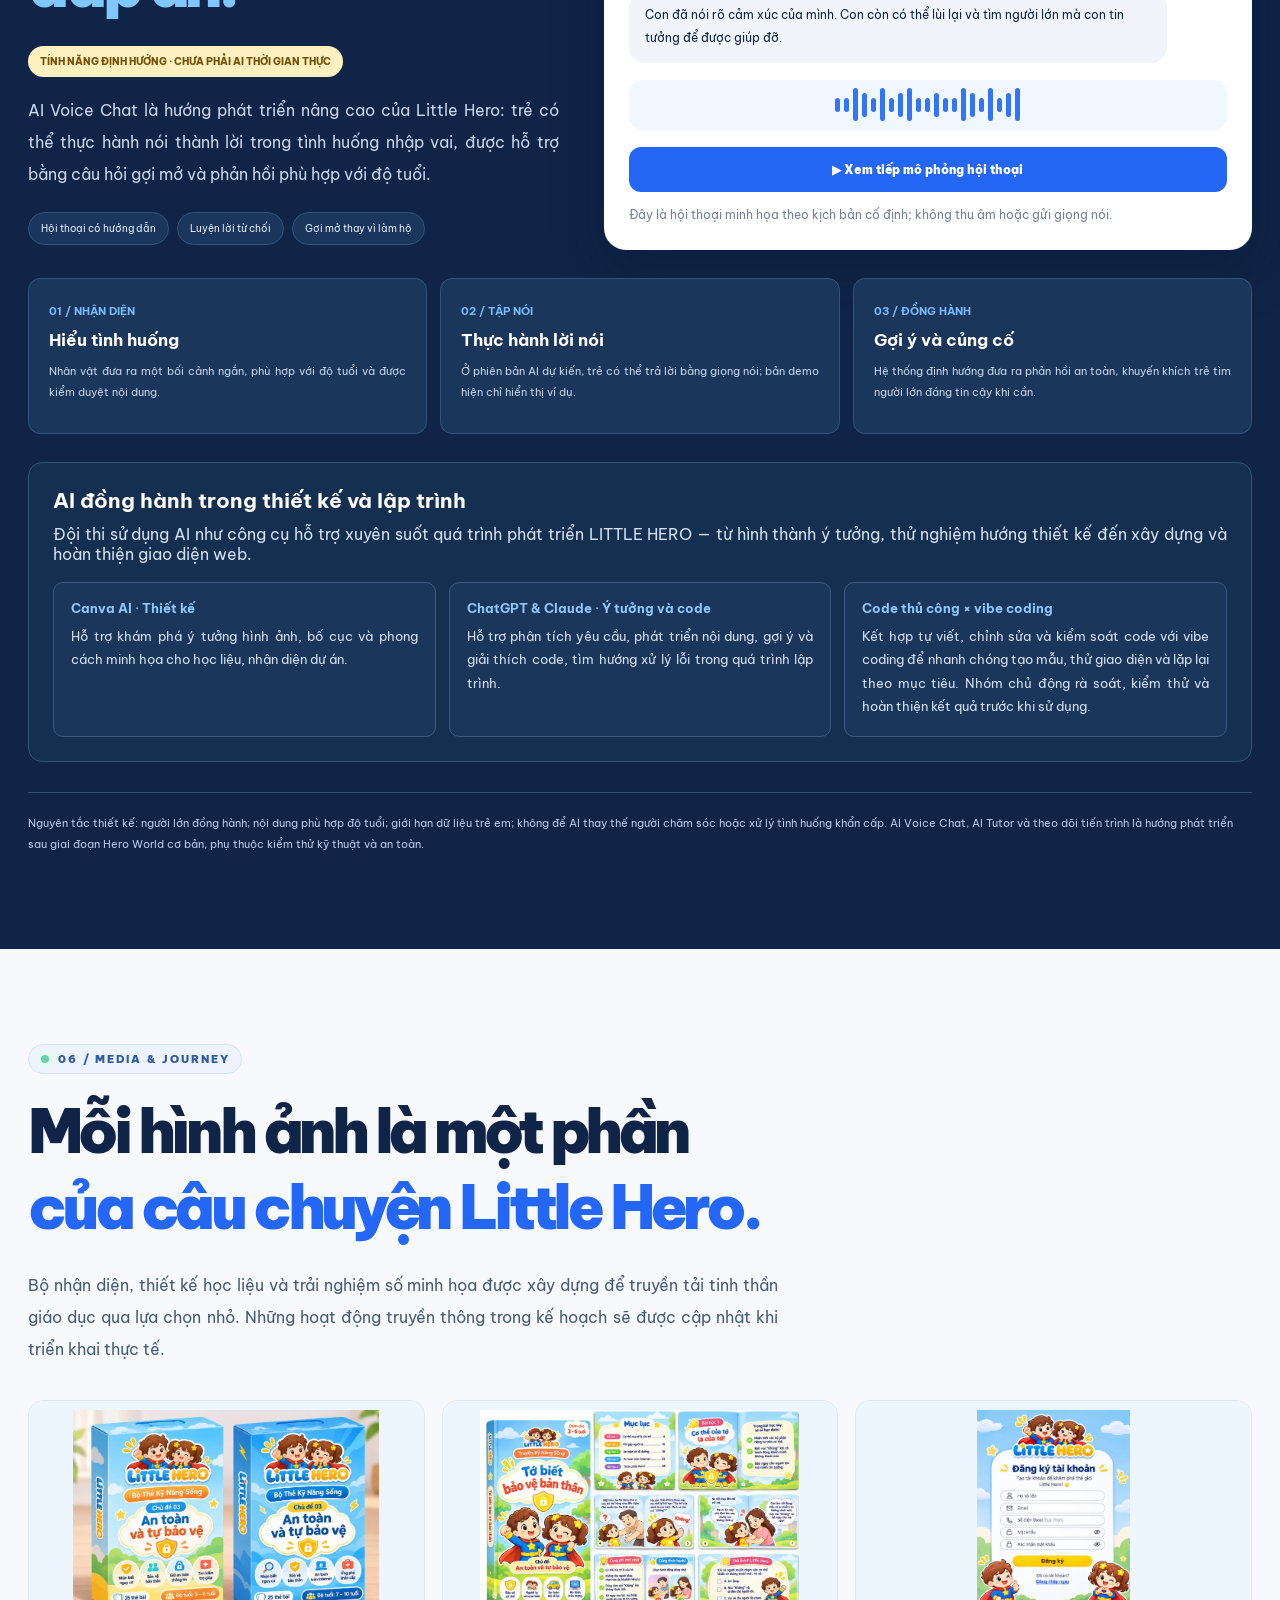
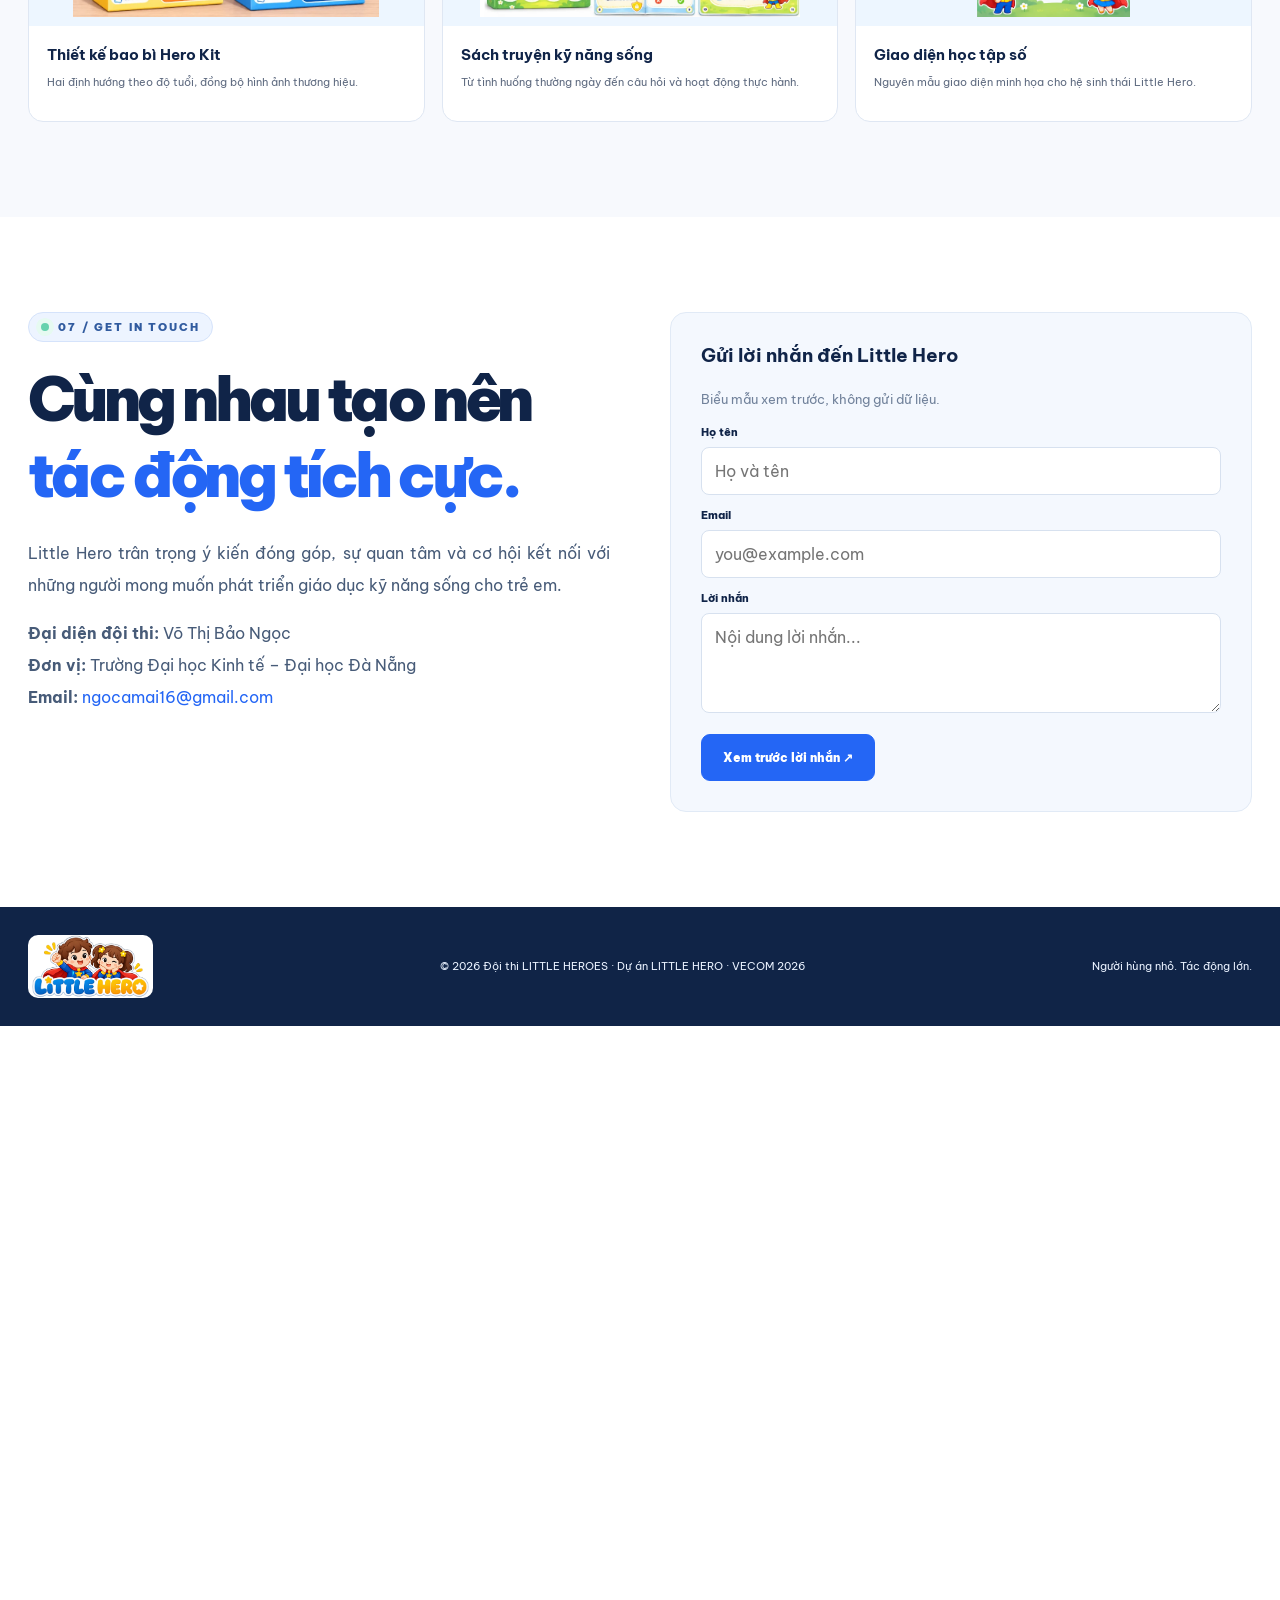
<file: ai.html>
<!doctype html>
<html lang="vi">
<head>
  <meta charset="utf-8">
  <meta name="viewport" content="width=device-width, initial-scale=1">
  <meta http-equiv="refresh" content="0;url=index.html#voice">
  <link rel="canonical" href="index.html#voice">
  <title>Ứng dụng AI — LITTLE HERO | VECOM 2026</title>
</head>
<body>
  <p>Đang chuyển đến phần <a href="index.html#voice">Trải nghiệm AI Little Hero</a>…</p>
</body>
</html>
</file>
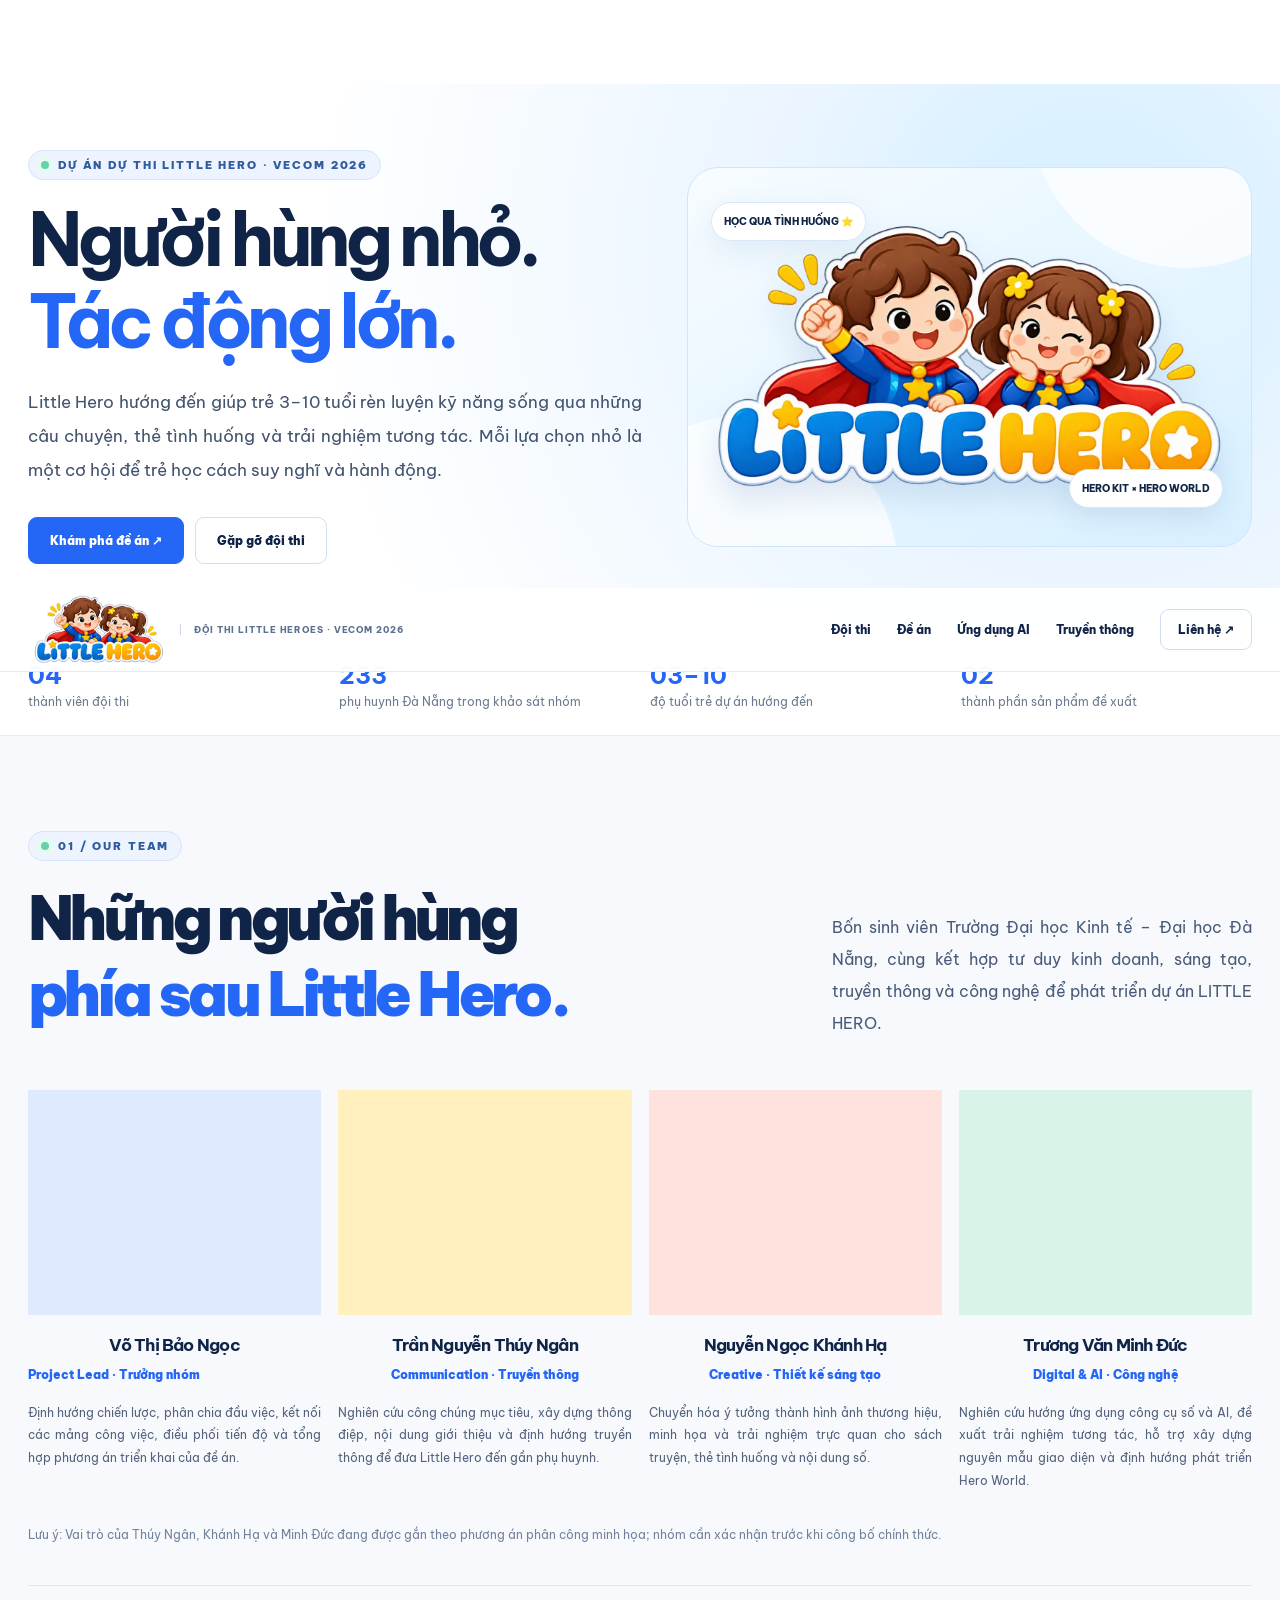
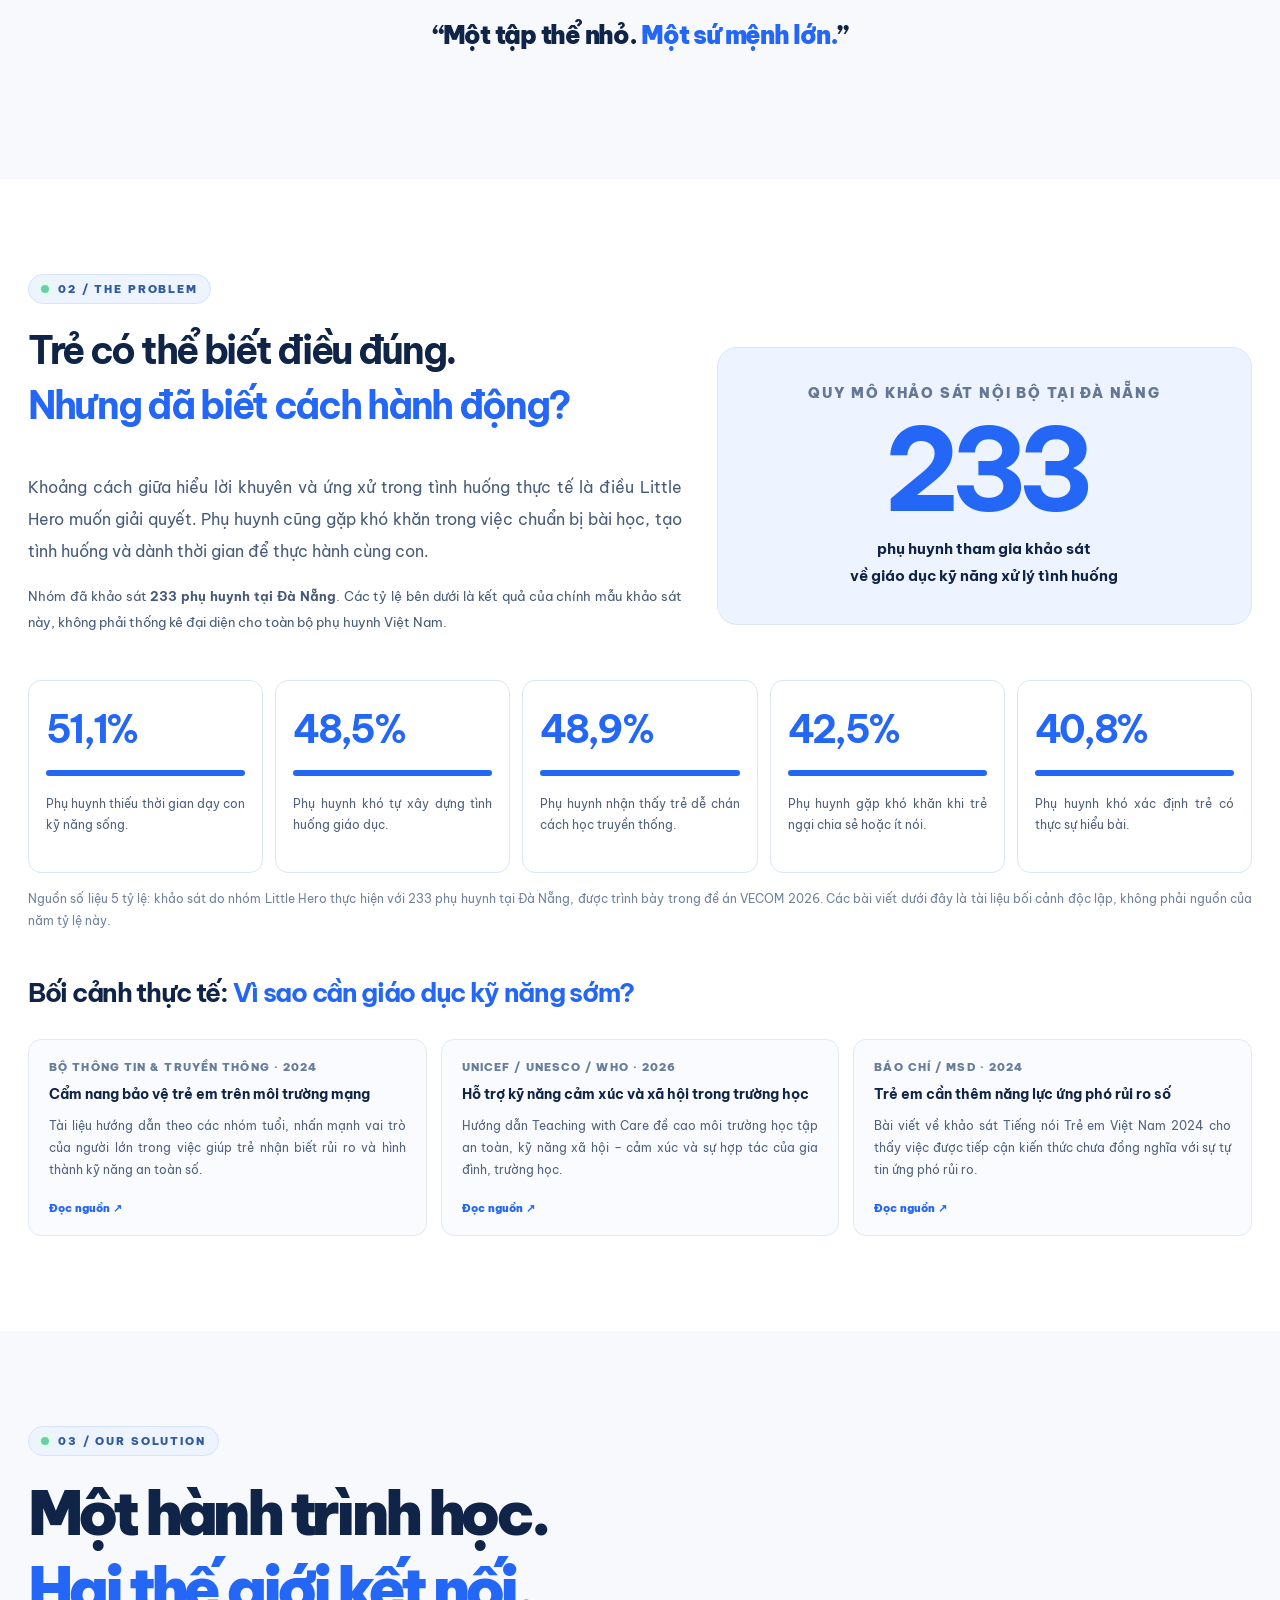
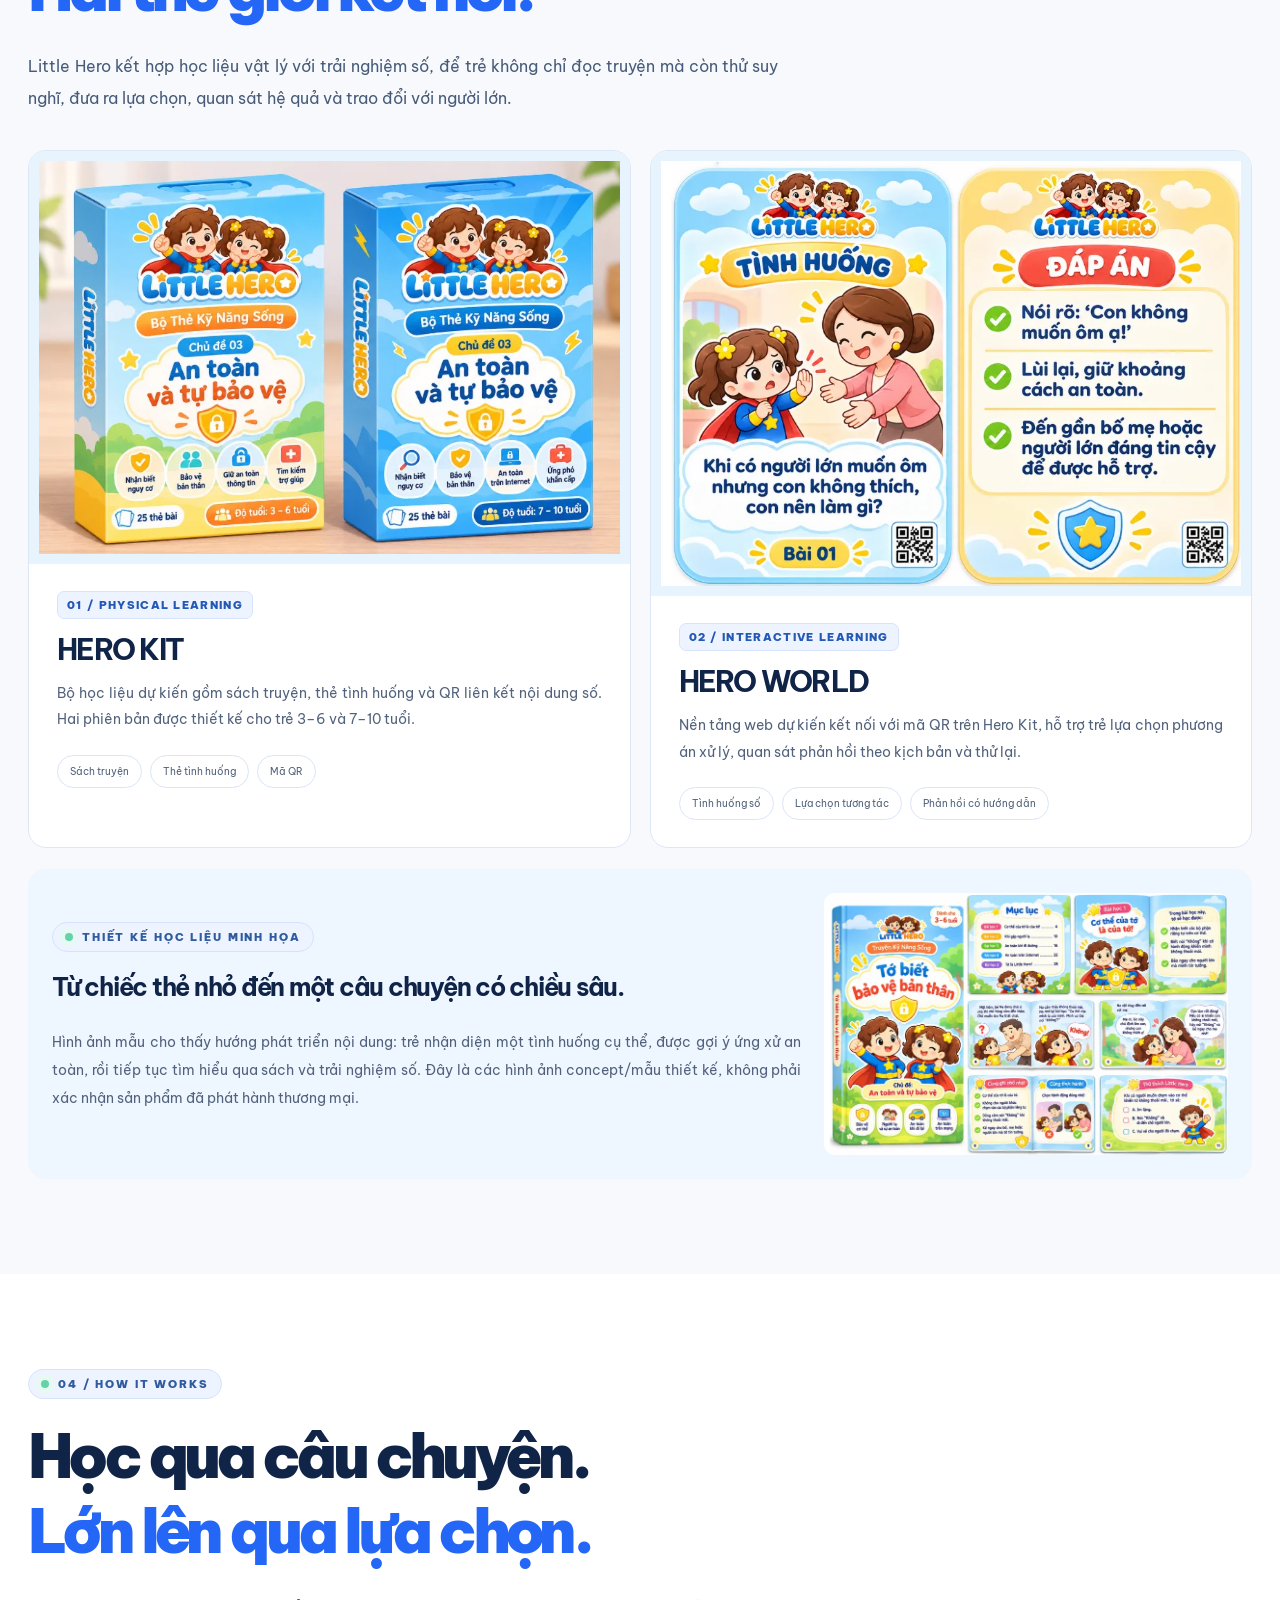
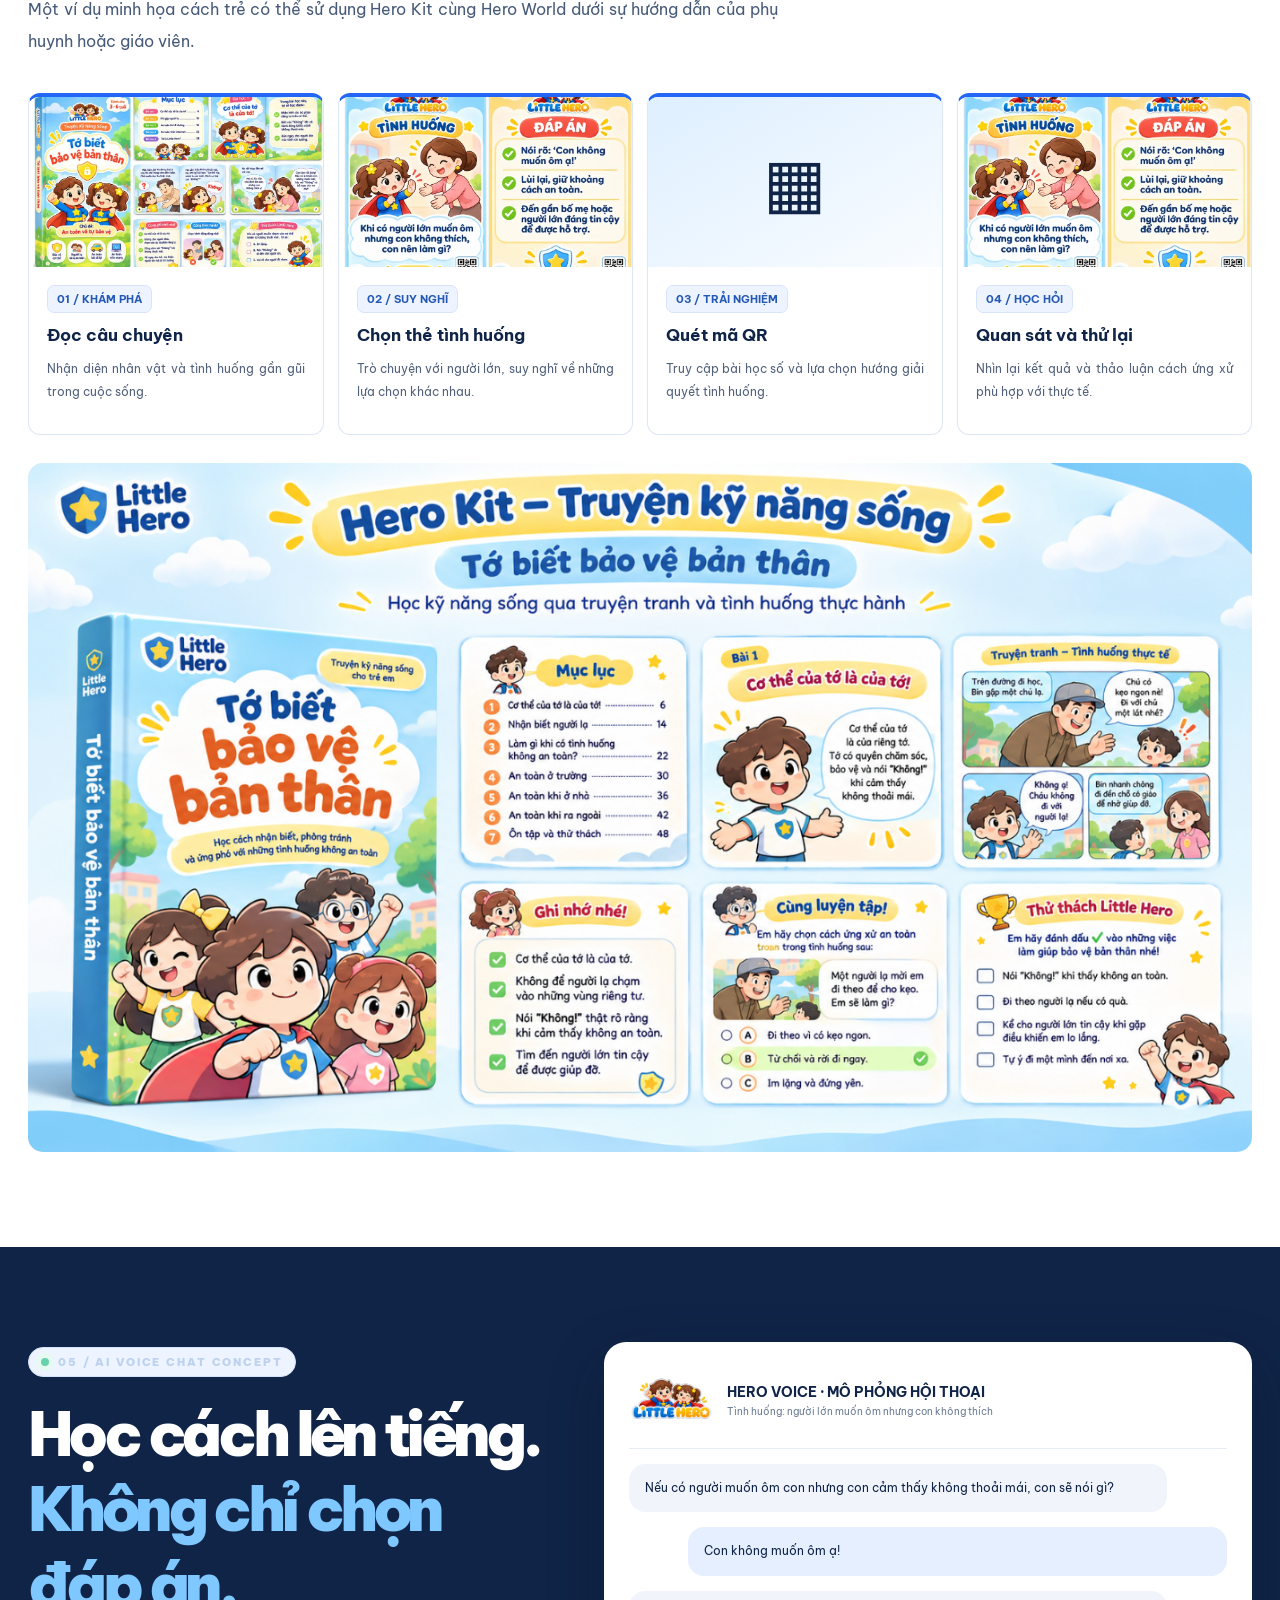
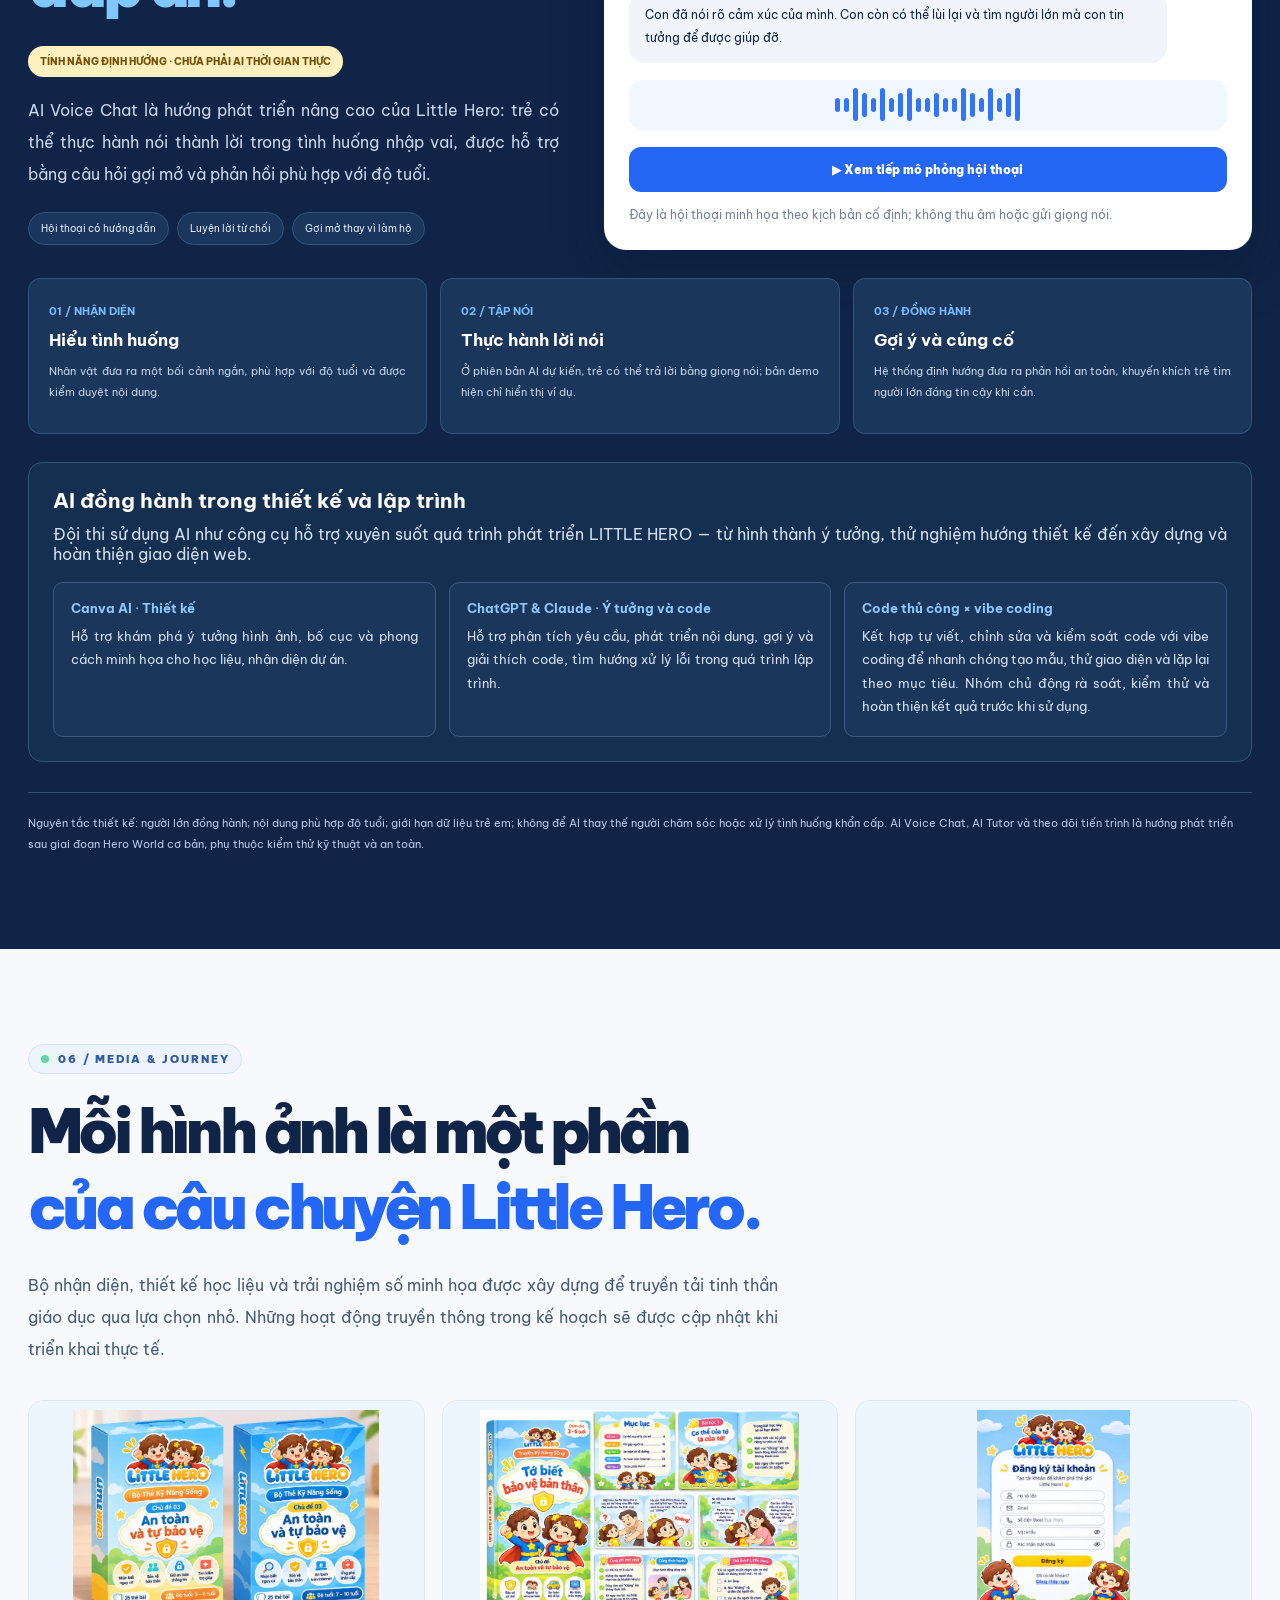
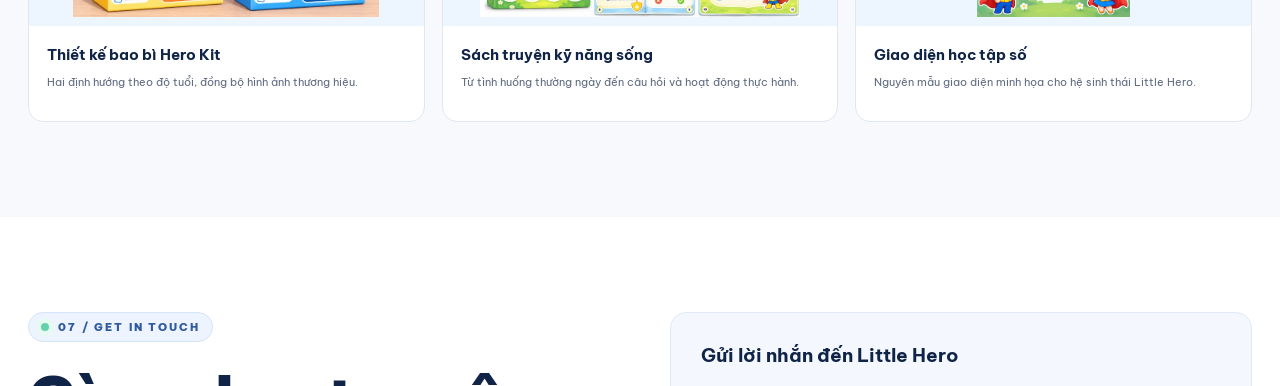
<file: contact.html>
<!doctype html>
<html lang="vi">
<head>
  <meta charset="utf-8">
  <meta name="viewport" content="width=device-width, initial-scale=1">
  <meta http-equiv="refresh" content="0;url=index.html#contact">
  <link rel="canonical" href="index.html#contact">
  <title>Liên hệ — LITTLE HERO | VECOM 2026</title>
</head>
<body>
  <p>Đang chuyển đến phần <a href="index.html#contact">Liên hệ Little Hero</a>…</p>
</body>
</html>
</file>
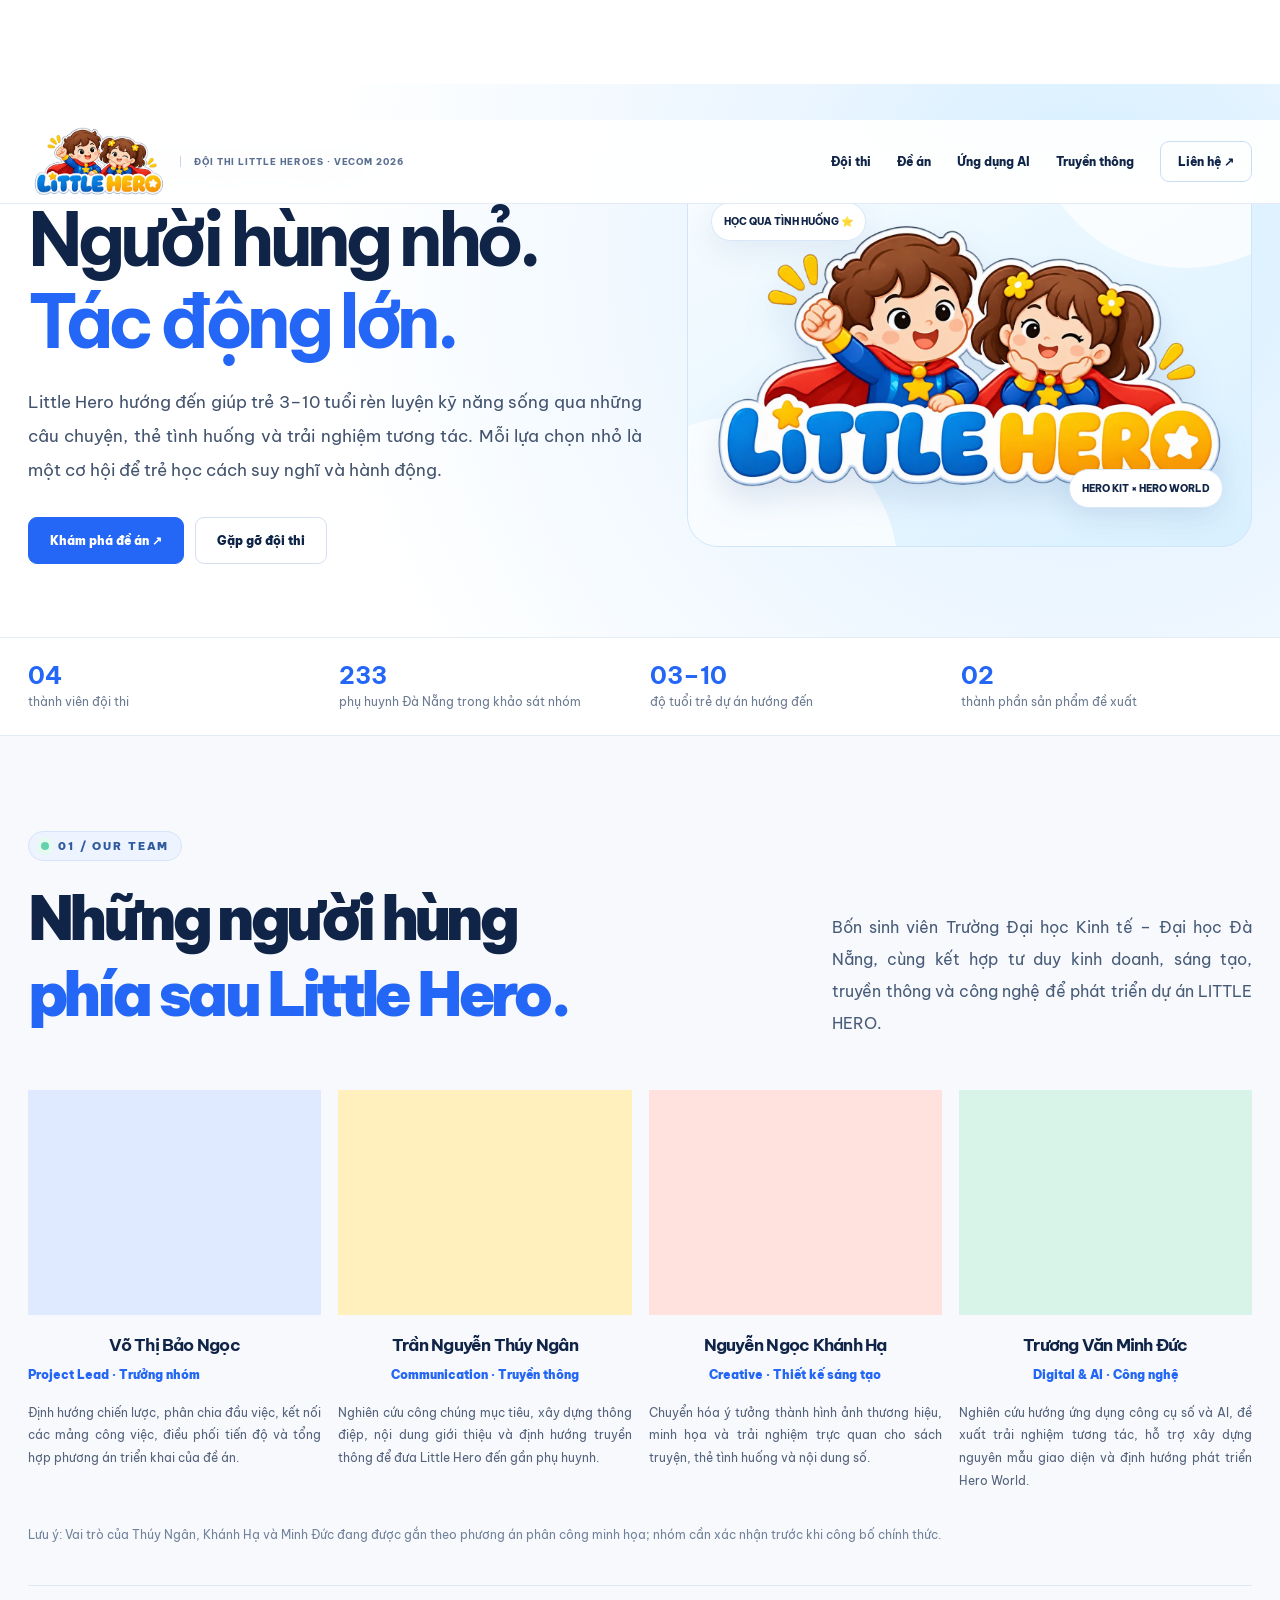
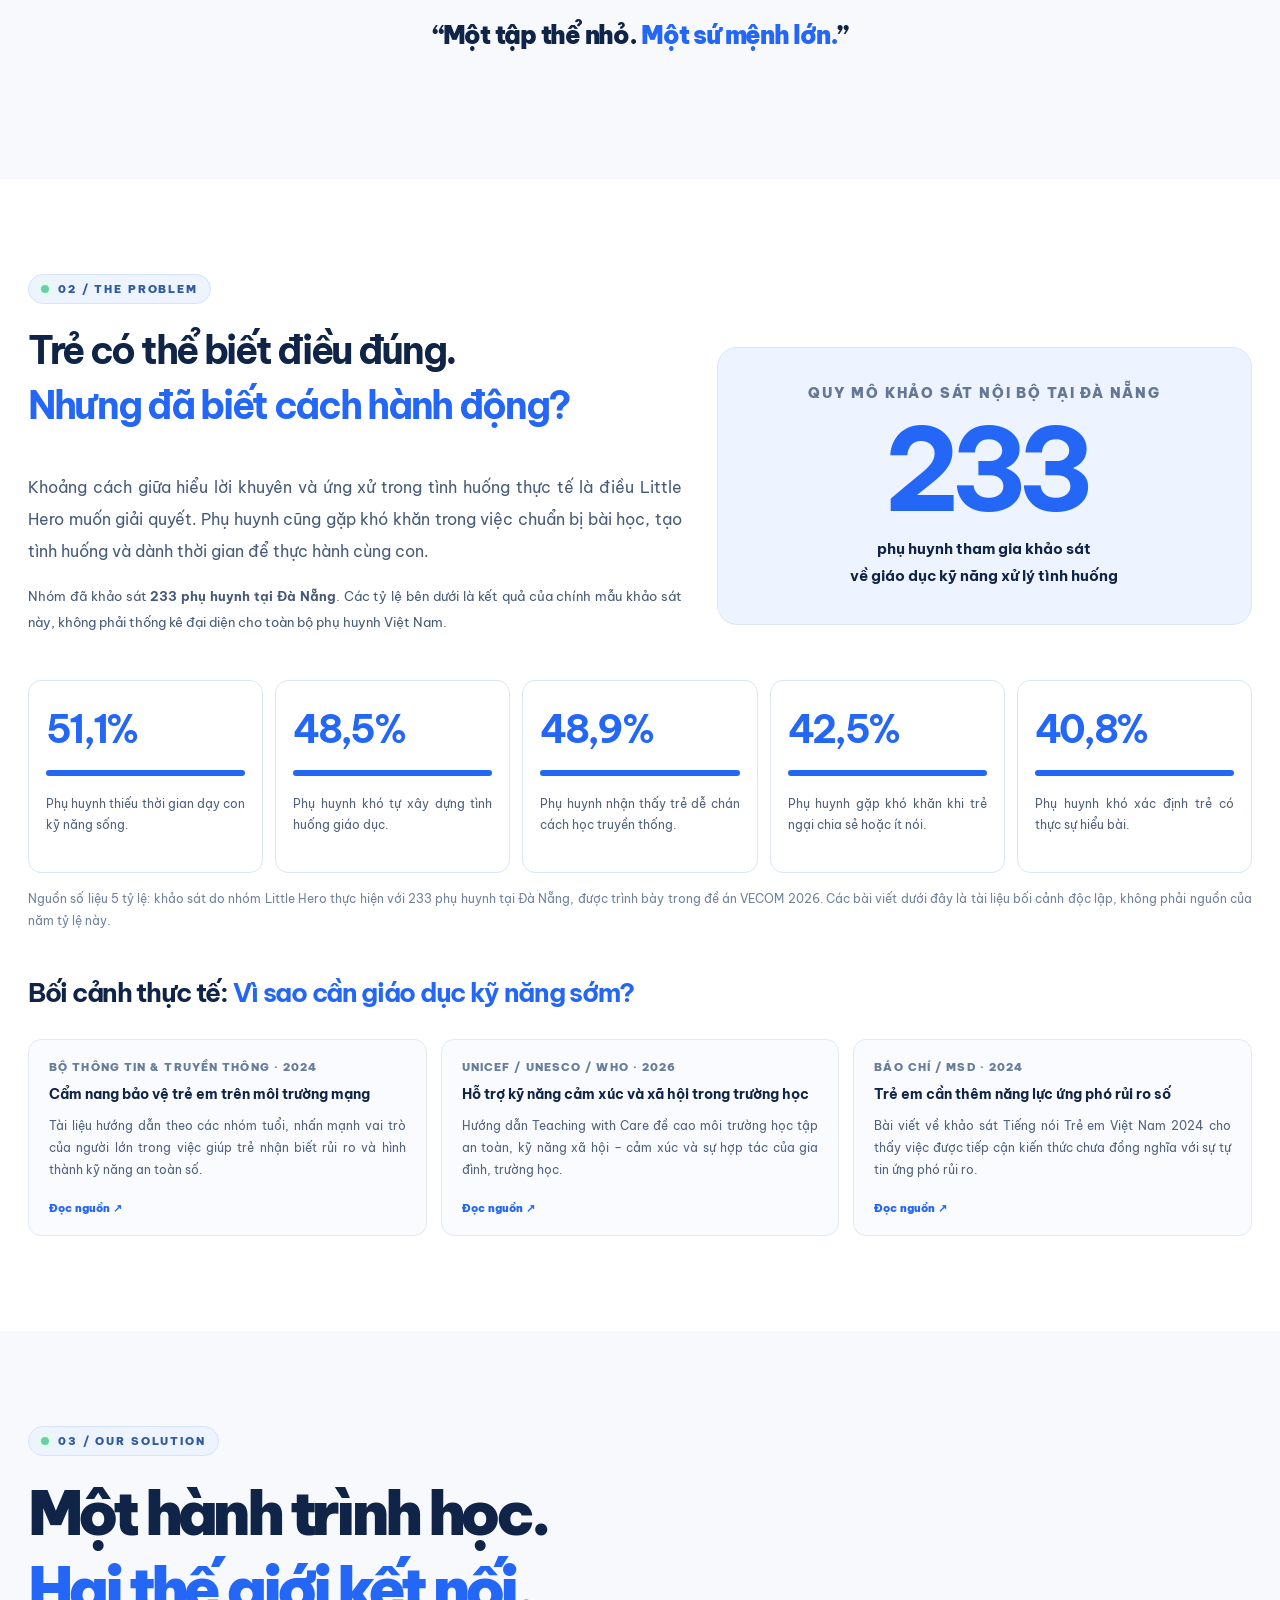
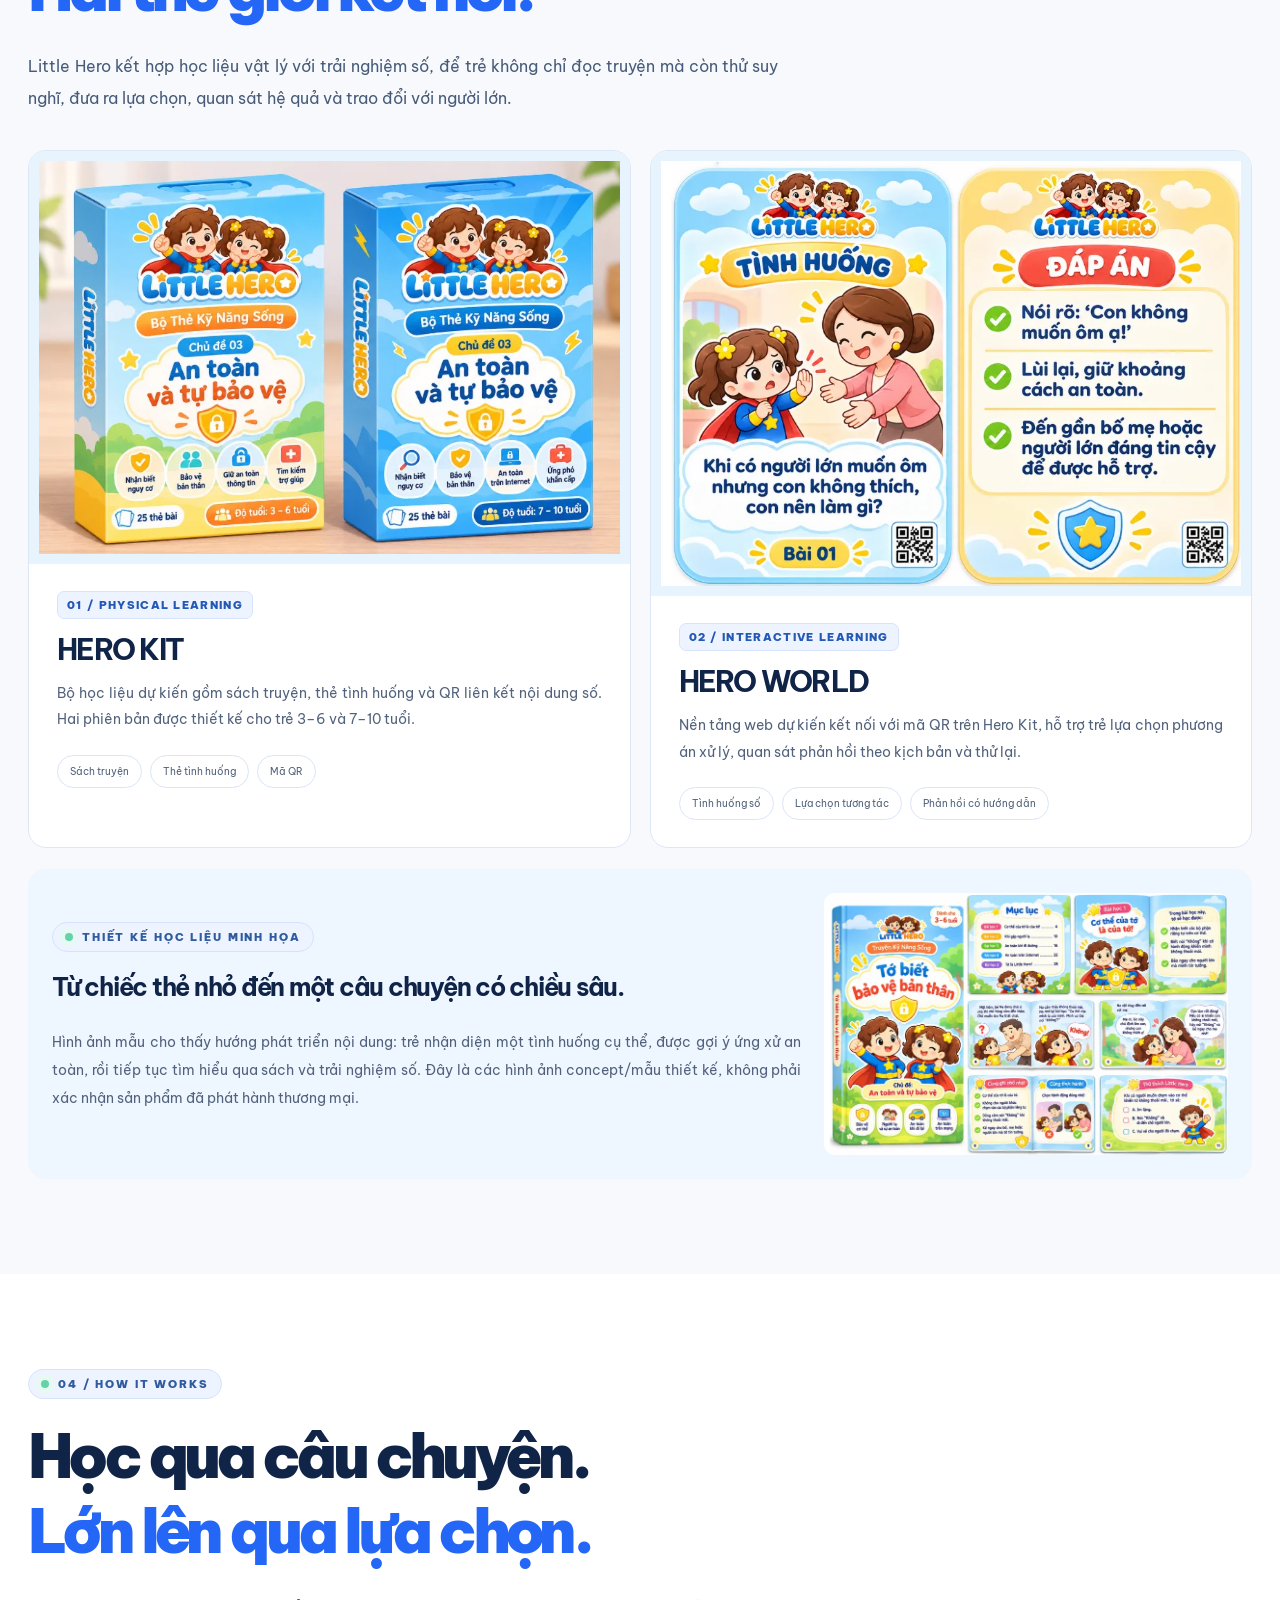
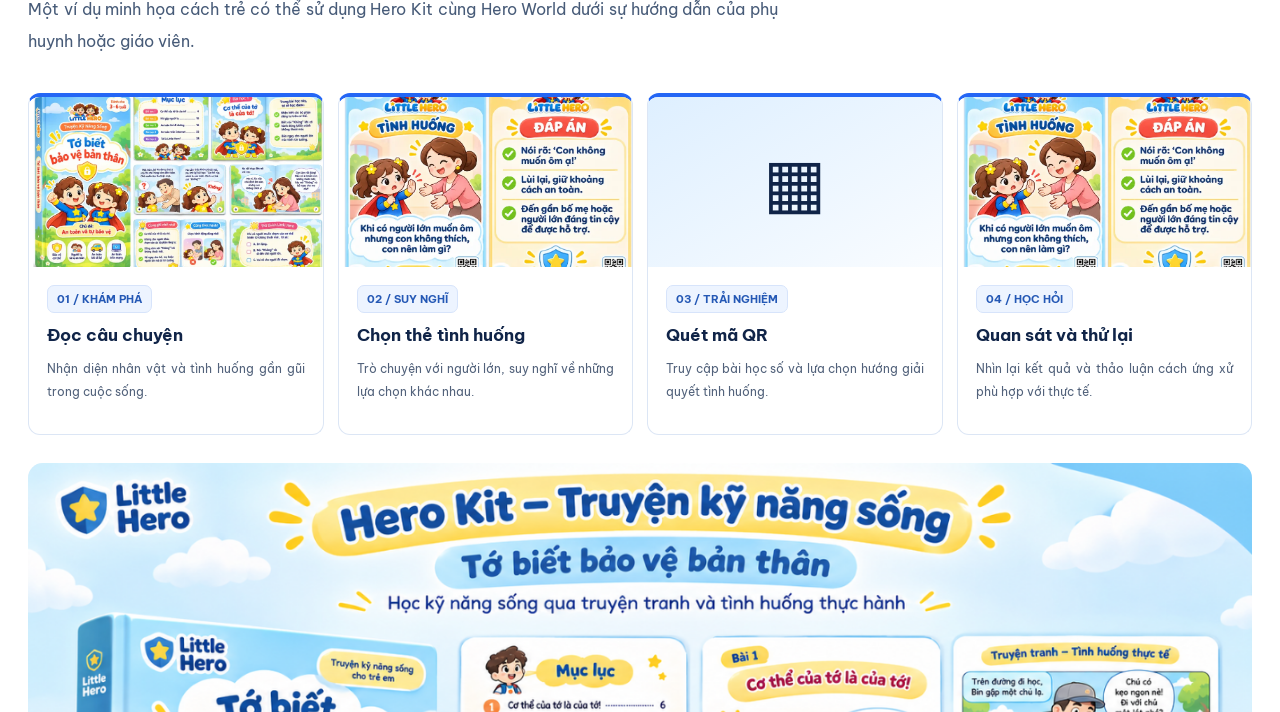
<file: media.html>
<!doctype html>
<html lang="vi">
<head>
  <meta charset="utf-8">
  <meta name="viewport" content="width=device-width, initial-scale=1">
  <meta http-equiv="refresh" content="0;url=index.html#project">
  <link rel="canonical" href="index.html#project">
  <title>Đề án Little Hero | VECOM 2026</title>
</head>
<body>
  <p>Đang chuyển đến phần <a href="index.html#project">Đề án Little Hero</a>…</p>
</body>
</html>
</file>
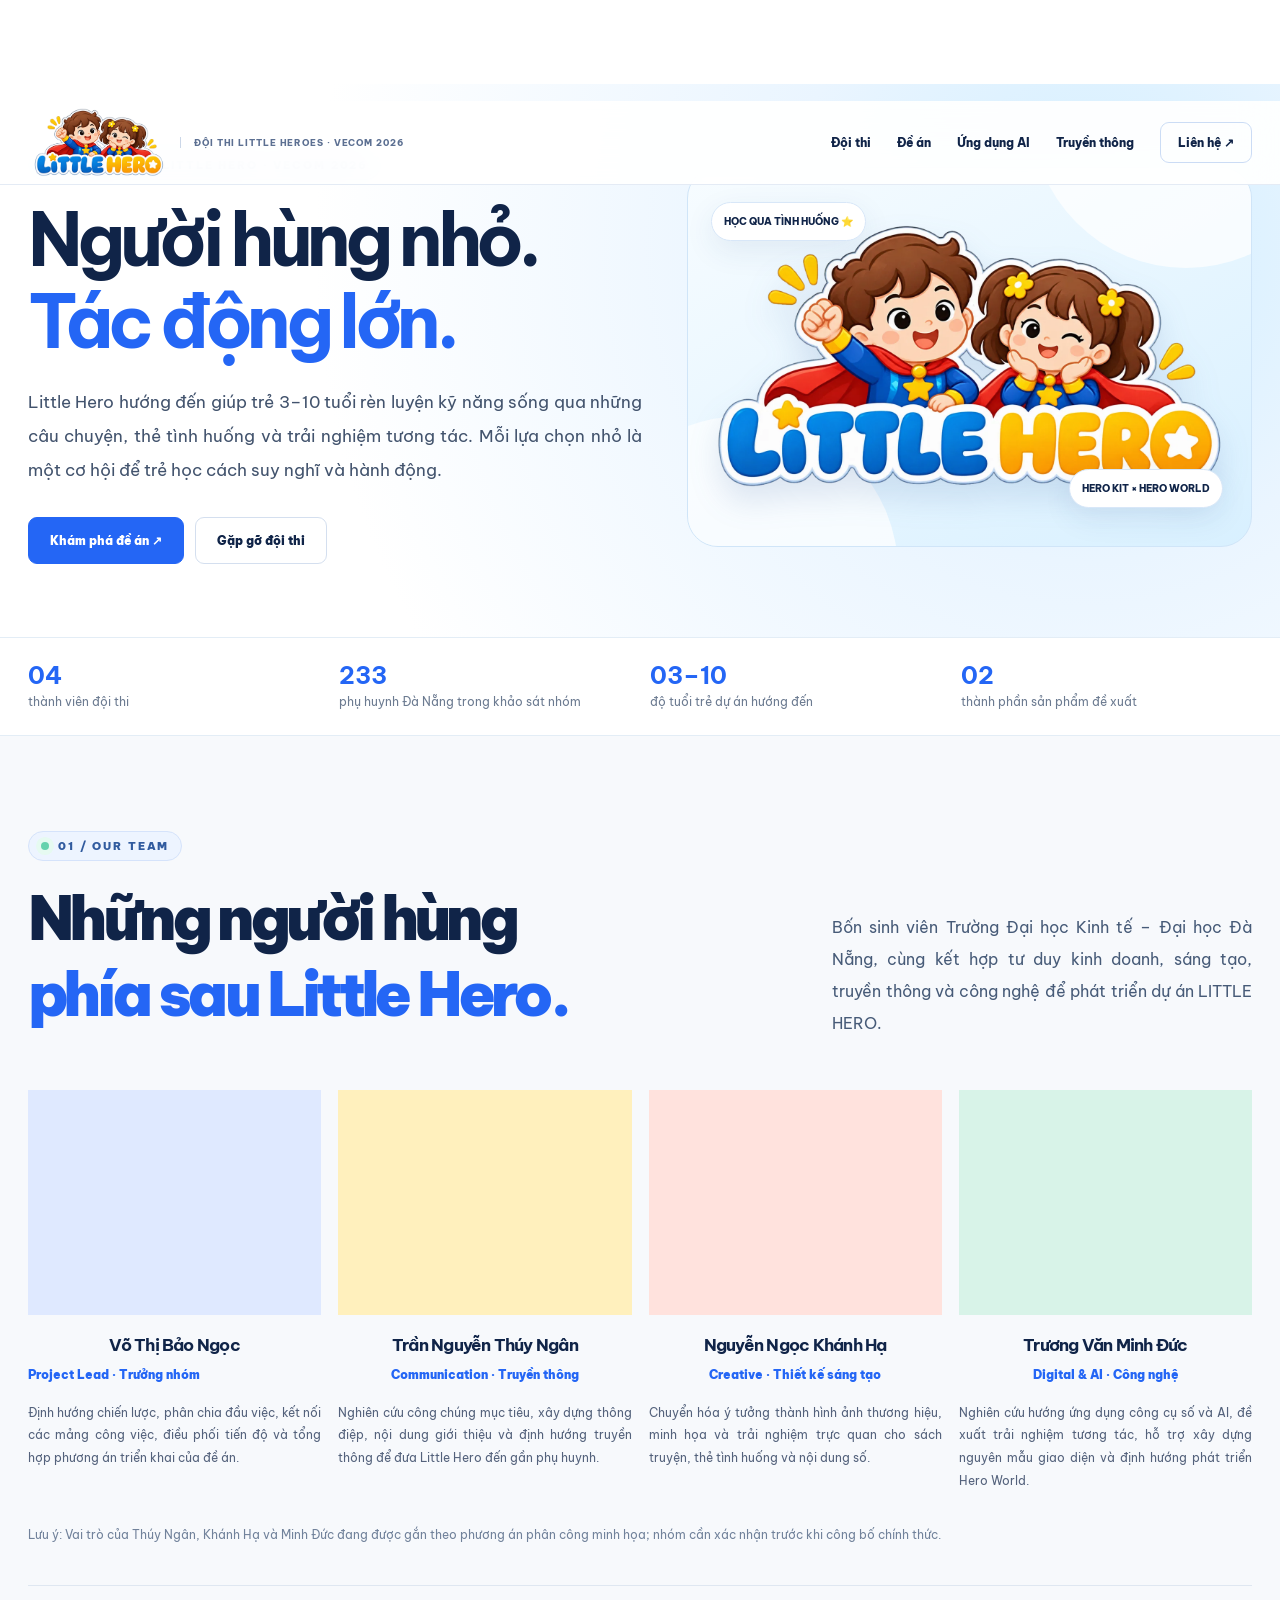
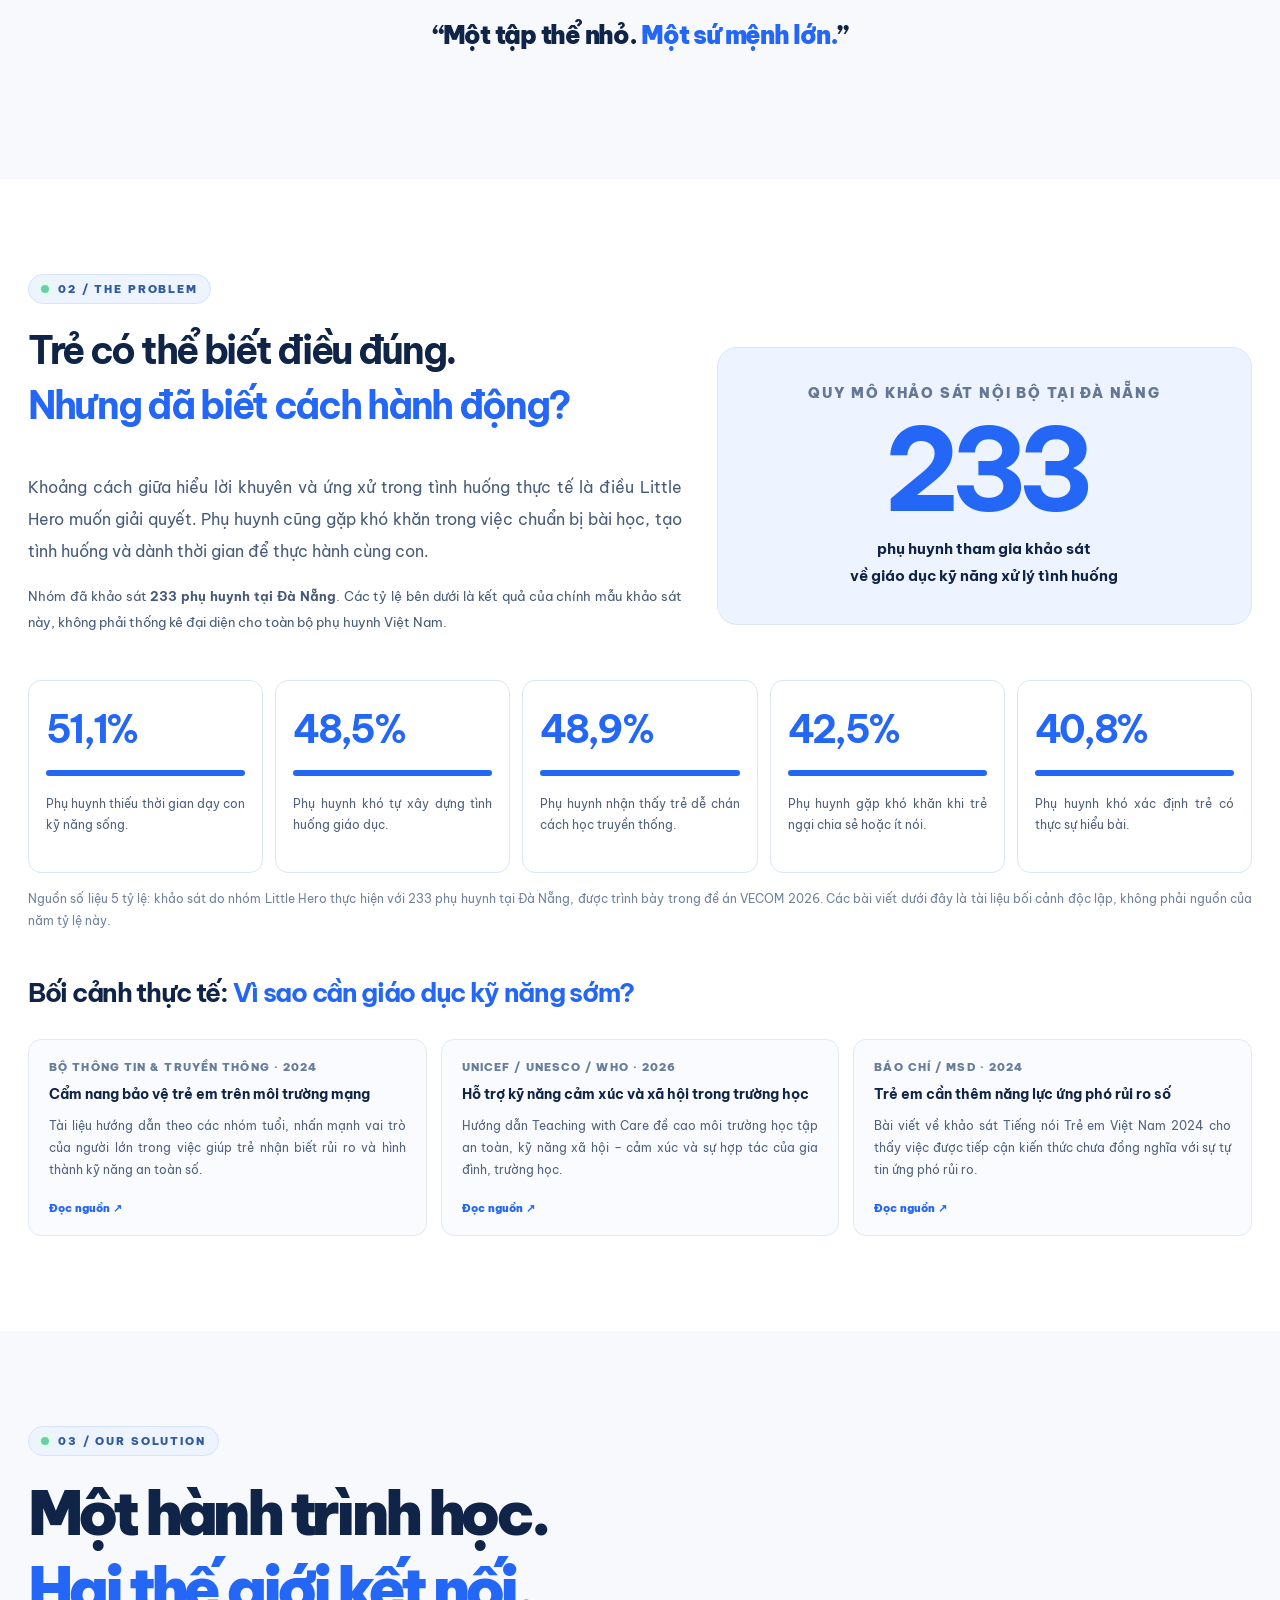
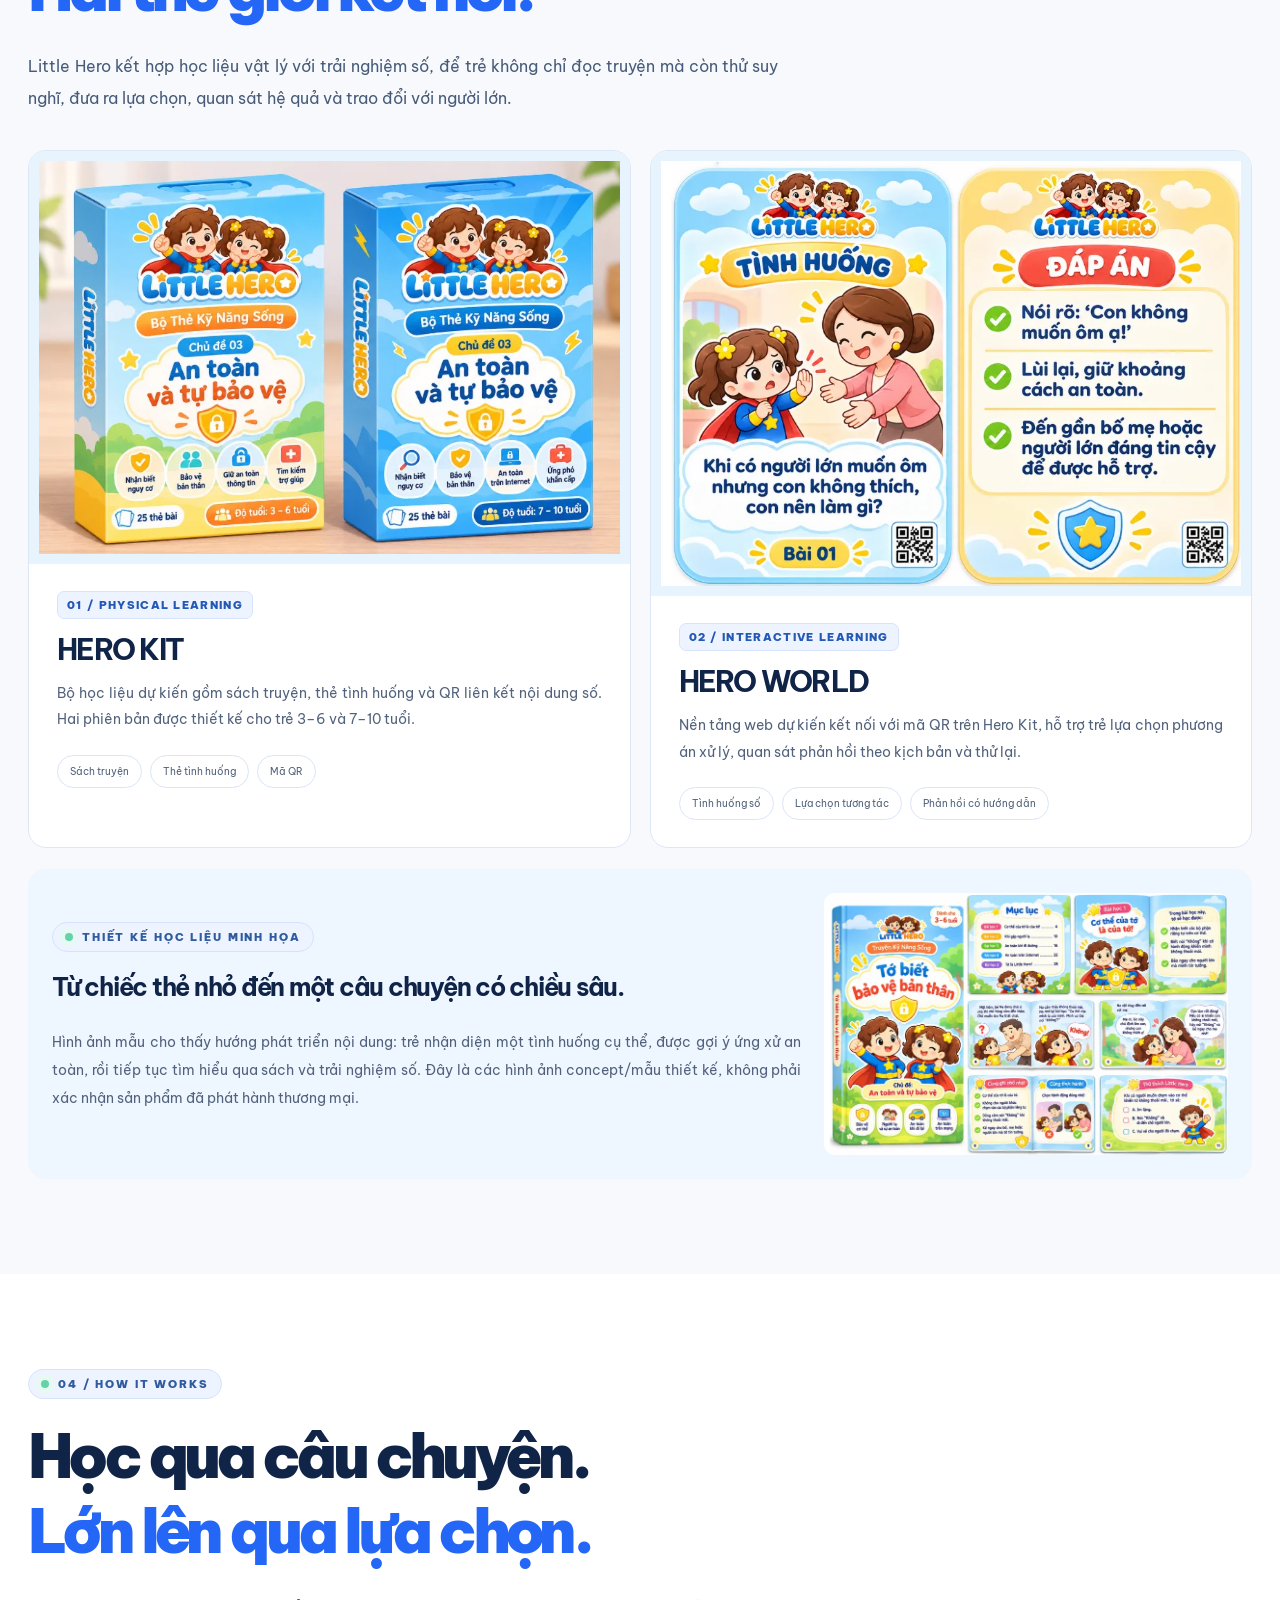
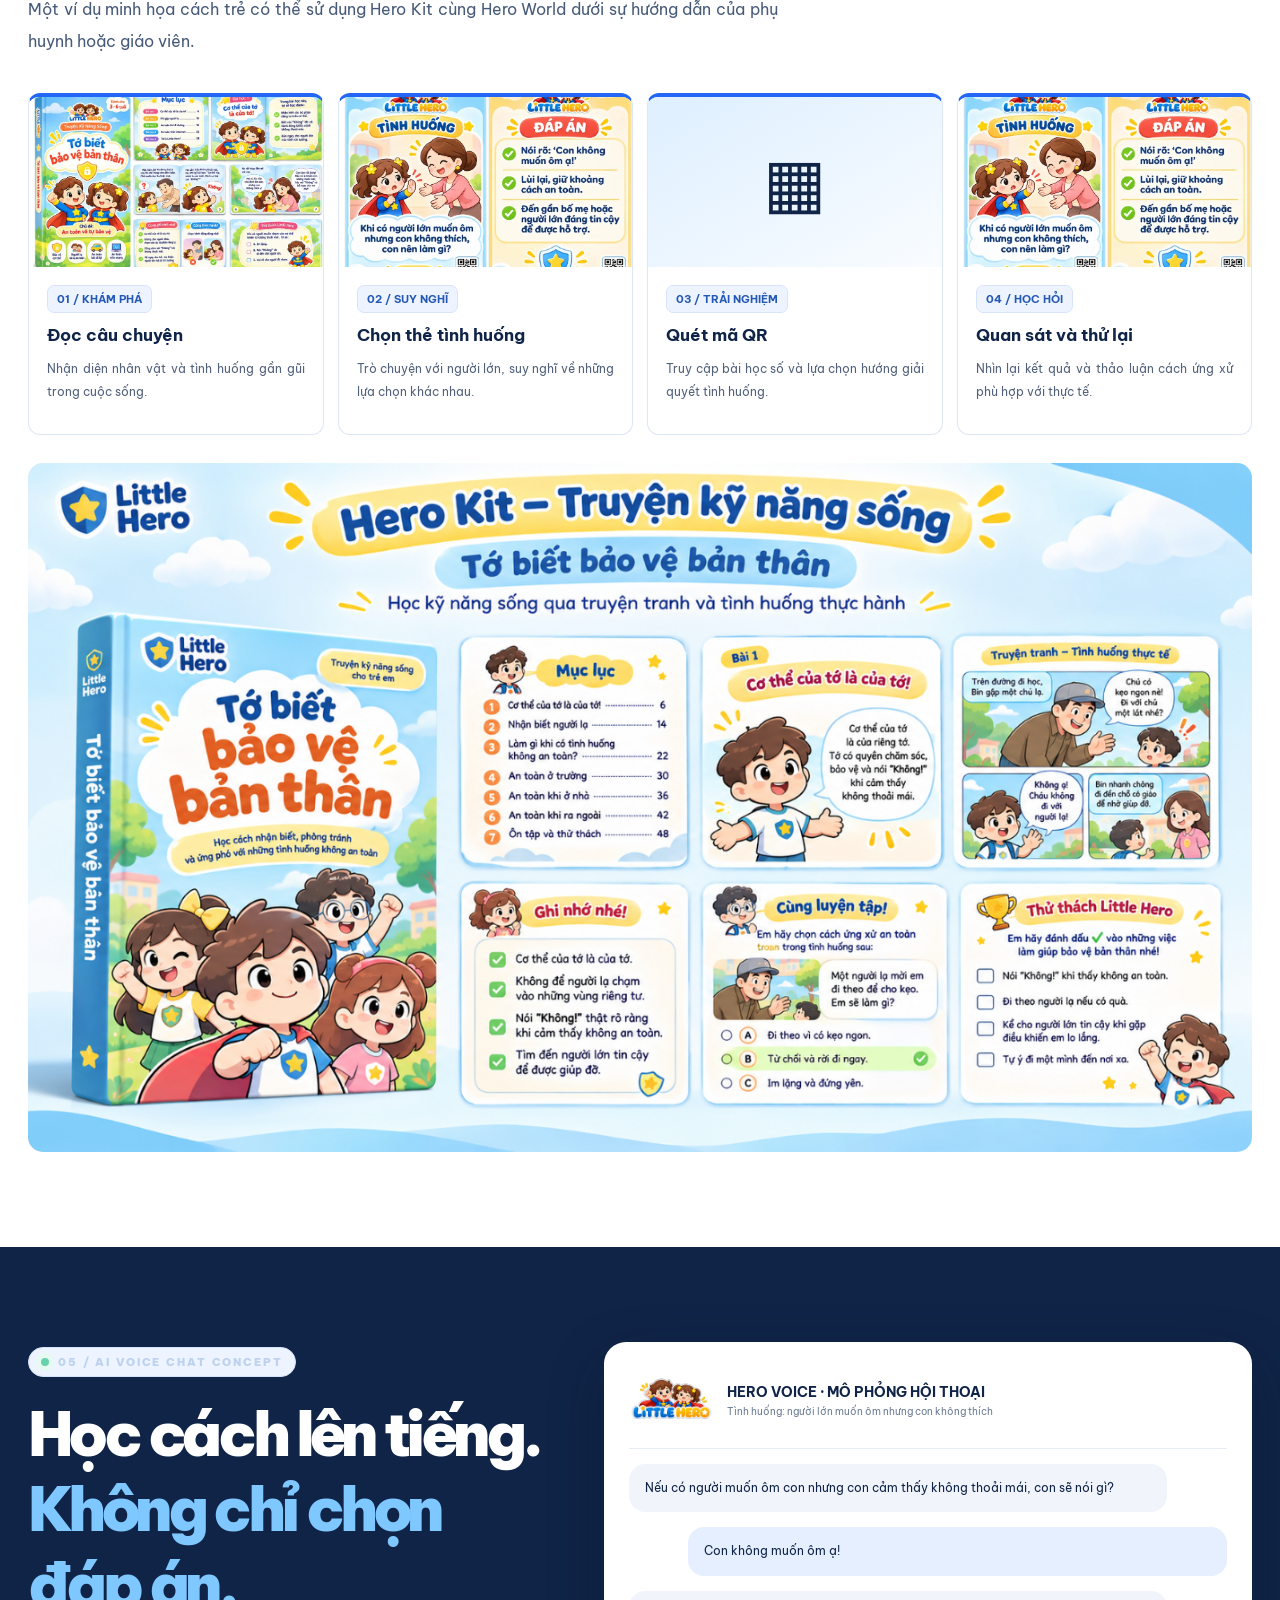
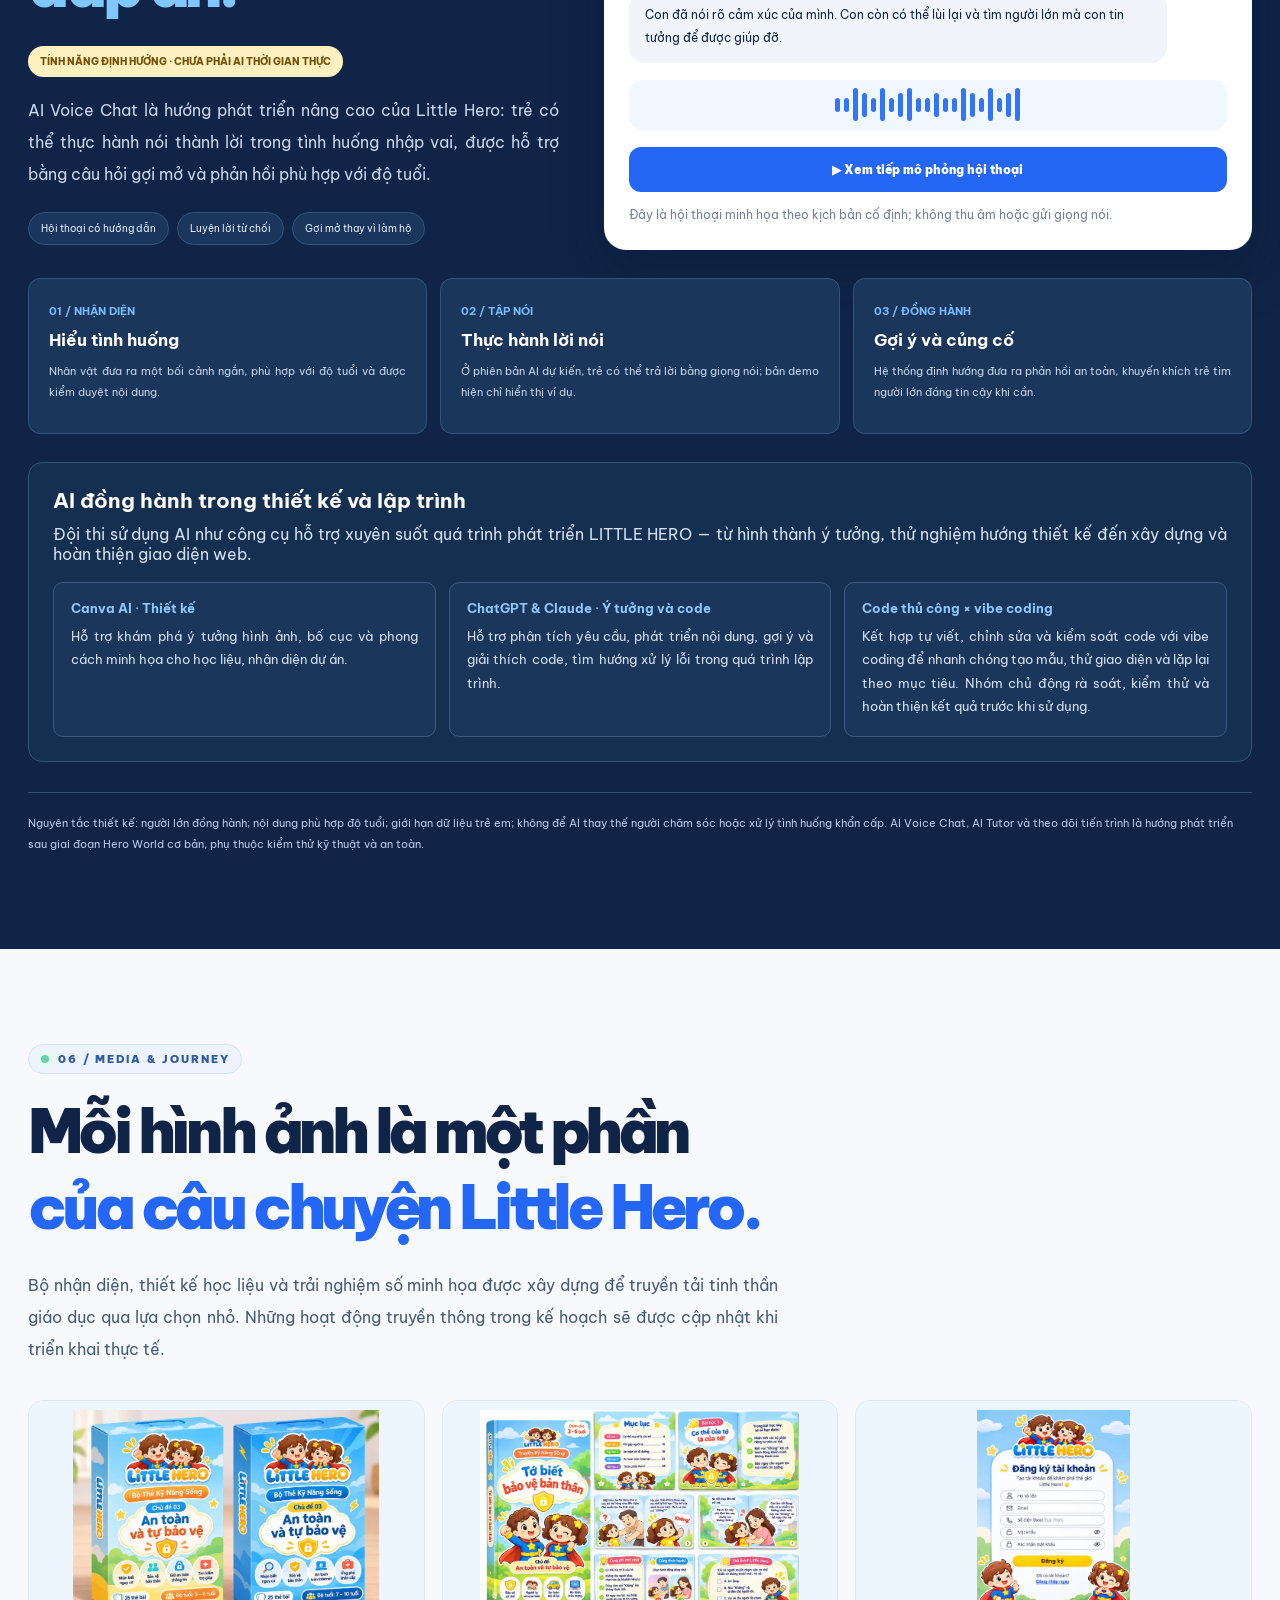
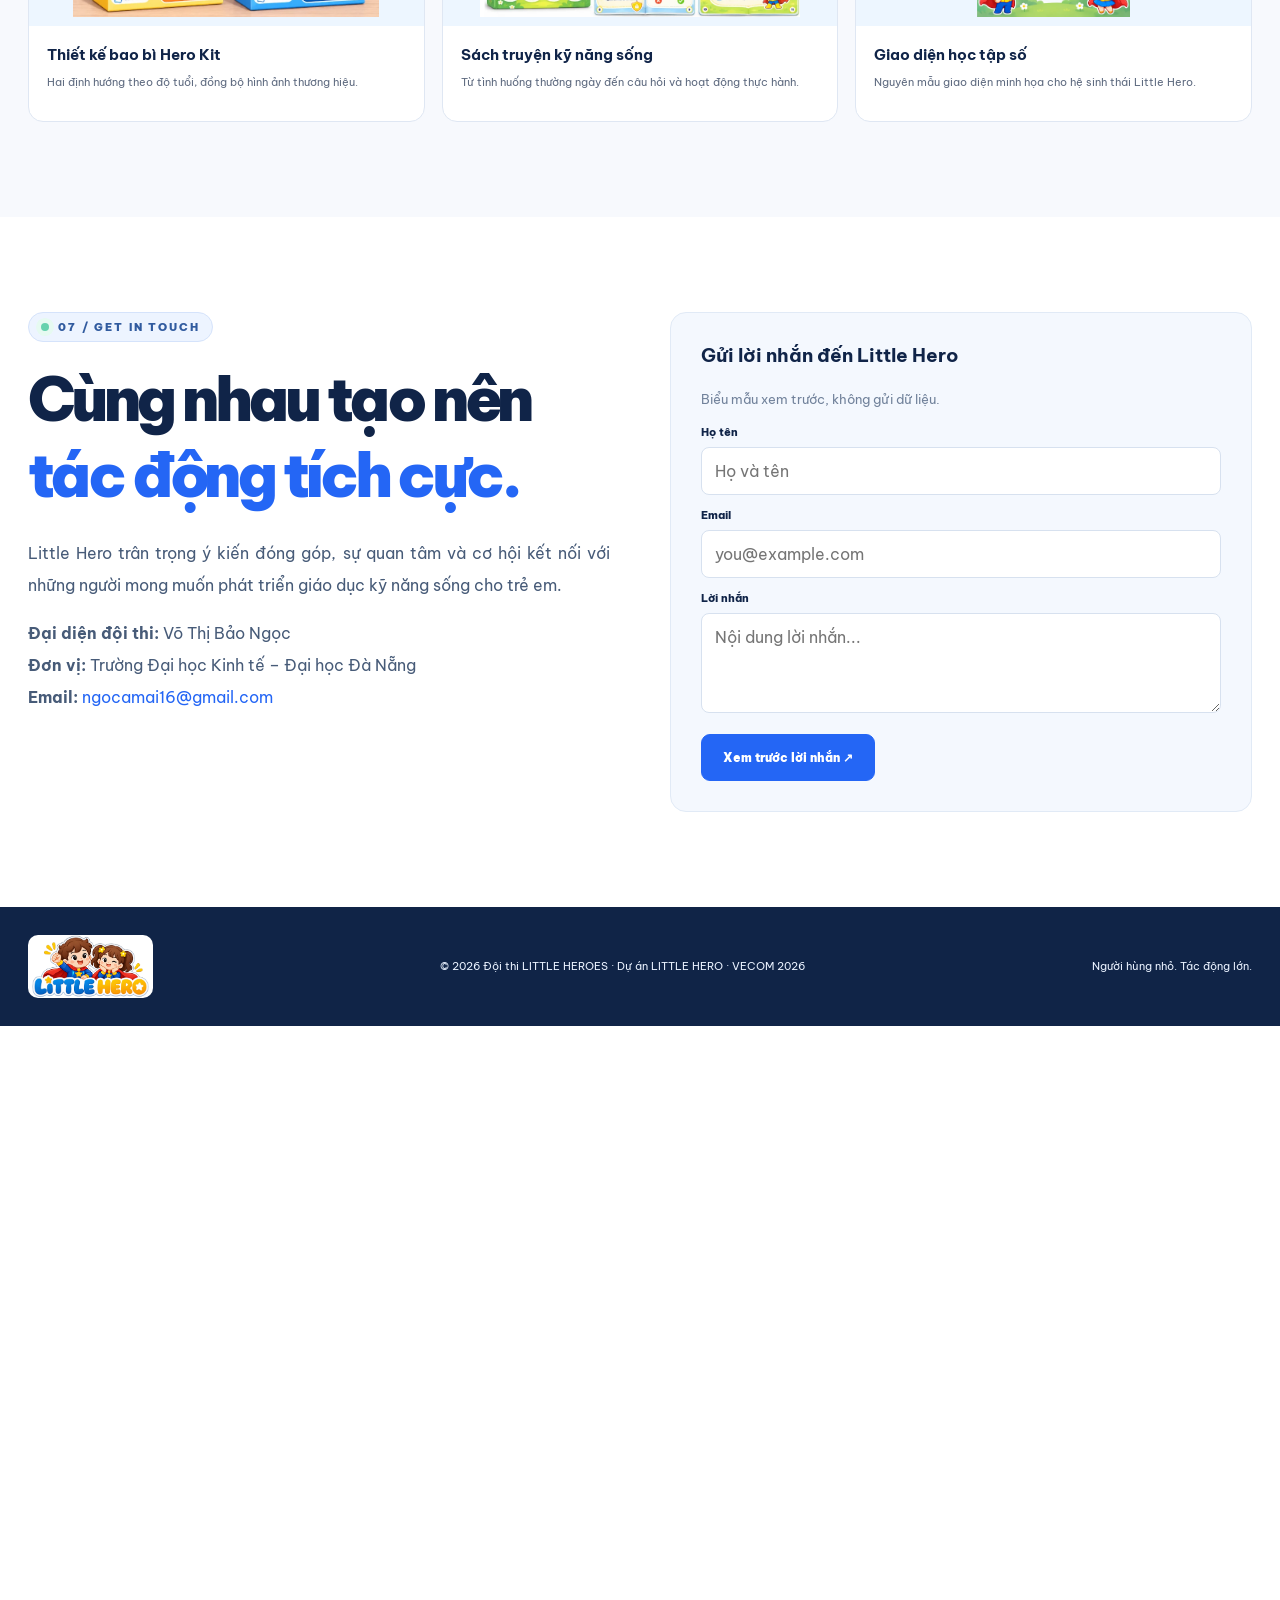
<file: team.html>
<!doctype html>
<html lang="vi">
<head>
  <meta charset="utf-8">
  <meta name="viewport" content="width=device-width, initial-scale=1">
  <meta http-equiv="refresh" content="0;url=index.html#team">
  <link rel="canonical" href="index.html#team">
  <title>Đội thi LITTLE HEROES | VECOM 2026</title>
</head>
<body>
  <p>Đang chuyển đến phần <a href="index.html#team">Đội thi LITTLE HEROES</a>…</p>
</body>
</html>
</file>
<file: styles.css>
@import url('https://fonts.googleapis.com/css2?family=Be+Vietnam+Pro:wght@400;500;600;700;800;900&display=swap');
:root{--ink:#102448;--muted:#5d6c85;--blue:#2466f5;--sky:#d7f1ff;--gold:#ffb900;--line:#dfe7f1;--soft:#f6f9fd}*{box-sizing:border-box}html{scroll-behavior:smooth;scroll-padding-top:95px}body{margin:0;color:var(--ink);font-family:'Be Vietnam Pro',Arial,sans-serif;background:white}img{max-width:100%;display:block}a{color:inherit;text-decoration:none}button,input,textarea{font:inherit}button{cursor:pointer}.wrap{width:min(1250px,calc(100% - 56px));margin:auto}.nav{height:84px;position:sticky;z-index:90;top:0;border-bottom:1px solid #e4ebf5;background:#ffffffed;backdrop-filter:blur(18px)}.nav-in{height:100%;display:flex;align-items:center;justify-content:space-between;gap:25px}.brand{display:flex;align-items:center;gap:10px}.brand img{width:142px;height:69px;object-fit:contain}.brand small{font-size:9px;font-weight:800;letter-spacing:.1em;color:#5c7092;border-left:1px solid #cbd7e8;padding-left:13px}.navlinks{display:flex;align-items:center;gap:26px}.navlinks a{font-size:12px;font-weight:800;white-space:nowrap}.navlinks a:hover,.navlinks a.active{color:var(--blue)}.navlinks .contactlink{border:1px solid #cbdcf5;border-radius:9px;padding:12px 17px}.menu{display:none;background:white;border:1px solid var(--line);border-radius:8px;padding:8px 12px}.section{padding:95px 0}.eyebrow{text-transform:uppercase;color:#6882a3;font-size:11px;font-weight:900;letter-spacing:.17em;margin-bottom:19px;display:flex;gap:12px;align-items:center}.eyebrow:before{content:'';width:8px;height:8px;background:#66d2ad;box-shadow:0 0 0 5px #e6faf1;border-radius:50%}h1,h2,h3,p{margin-top:0}.title{font-size:clamp(37px,4.8vw,67px);letter-spacing:-.075em;line-height:1.23;font-weight:900;margin-bottom:24px}.blue{color:var(--blue)}.intro{font-size:15px;line-height:2;color:#475b78;max-width:750px}.hero{background:radial-gradient(circle at 85% 30%,#d1eeff 0,#eaf5ff 27%,#fff 67%);padding:66px 0 73px;overflow:hidden}.hero-in{display:grid;grid-template-columns:1fr .92fr;gap:45px;align-items:center}.hero h1{font-size:clamp(48px,5.7vw,83px);letter-spacing:-.077em;line-height:1.12;margin:18px 0 23px}.hero p{font-size:16px;line-height:2;max-width:620px;color:#42536d}.visual{position:relative;background:linear-gradient(150deg,#f7fcff,#d8f0ff);border:1px solid #d0e5f8;border-radius:31px;min-height:380px;display:grid;place-items:center;overflow:hidden}.visual:before,.visual:after{content:'';position:absolute;border-radius:50%;background:#ffffffba;width:310px;height:310px;left:-100px;bottom:-180px}.visual:after{left:auto;right:-90px;top:-210px}.visual img{width:96%;filter:drop-shadow(0 16px 15px #3760a025);position:relative;z-index:2}.floating{position:absolute;z-index:3;background:white;border:1px solid #d8e7f8;border-radius:30px;padding:12px;font-size:10px;font-weight:800;box-shadow:0 10px 30px #1f477a16}.float1{left:4%;top:9%}.float2{right:5%;bottom:10%}.btnrow{display:flex;gap:11px;flex-wrap:wrap;margin-top:30px}.btn{border:1px solid var(--blue);border-radius:9px;background:var(--blue);color:white;padding:15px 21px;display:inline-block;font-size:12px;font-weight:900}.btn.secondary{background:white;color:var(--ink);border-color:#d4dfef}.miniband{border-top:1px solid #e3edf6;border-bottom:1px solid #e3edf6;padding:22px 0;background:#fff}.bandgrid{display:grid;grid-template-columns:repeat(4,1fr);gap:20px}.bandgrid b{display:block;font-size:24px;color:var(--blue)}.bandgrid small{color:#6c7b91;font-size:11px;line-height:1.8}.team{background:#f7f9fc}.flexhead{display:flex;justify-content:space-between;align-items:end;gap:25px}.flexhead .intro{max-width:420px}.members{display:grid;grid-template-columns:repeat(4,1fr);gap:17px;margin-top:35px}.member{min-width:0}.portrait{height:225px;border-radius:14px;display:grid;place-items:center;position:relative;overflow:hidden}.member:nth-child(1) .portrait{background:#dfe9ff}.member:nth-child(2) .portrait{background:#fff0bd}.member:nth-child(3) .portrait{background:#ffe2dd}.member:nth-child(4) .portrait{background:#d8f3e8}.portrait:before{content:'';position:absolute;border:1px solid #ffffffcc;border-radius:50%;width:140px;height:140px;right:14px;top:15px}.portrait:after{content:'';position:absolute;background:#fff9;border-radius:100% 100% 0 0;width:180px;height:118px;bottom:0}.portrait strong{z-index:1;background:white;border:1px solid #d5e2f8;border-radius:50%;width:95px;height:95px;display:grid;place-items:center;color:var(--blue);font-size:24px}.portrait small{position:absolute;top:14px;left:16px;color:#677c9d;font-size:11px;font-weight:900}.member h3{font-size:17px;letter-spacing:-.045em;line-height:1.5;margin:18px 0 8px}.role{font-size:11px;color:var(--blue);font-weight:900;min-height:35px}.member p{color:#54627c;font-size:12px;line-height:1.9}.note{font-size:11px;color:#71829b;line-height:1.8}.teamquote{margin-top:40px;padding:33px;border-top:1px solid #dfe7f1;text-align:center;font-size:25px;font-weight:900;letter-spacing:-.05em}.problem-grid{display:grid;grid-template-columns:1.1fr .9fr;align-items:center;gap:35px}.problem-grid h3{font-size:clamp(27px,3vw,39px);letter-spacing:-.06em;line-height:1.42}.bigstat{background:#edf3ff;border:1px solid #dbe7fa;border-radius:20px;text-align:center;padding:35px 20px}.bigstat b{font-size:clamp(75px,9vw,126px);line-height:1;letter-spacing:-.09em;color:var(--blue)}.bigstat h4{font-size:14px;line-height:1.8}.bigstat small{font-weight:900;letter-spacing:.13em;color:#647795}.stats{display:grid;grid-template-columns:repeat(5,1fr);gap:12px;margin-top:32px}.stat{padding:24px 17px;border-radius:13px;border:1px solid #dbe5f5;min-height:170px}.stat b{font-size:38px;color:var(--blue);letter-spacing:-.07em}.progress{background:#e9eff9;height:6px;border-radius:10px;margin:17px 0}.progress span{display:block;height:100%;background:var(--blue);border-radius:10px}.stat p{font-size:11px;line-height:1.8;color:#51617a}.evidence{margin-top:30px;display:grid;grid-template-columns:repeat(3,1fr);gap:14px}.evidence article{border:1px solid #e2e9f5;border-radius:13px;background:#f9fbfe;padding:20px;display:flex;flex-direction:column;gap:9px}.evidence small{color:#677d9b;font-weight:900;font-size:10px;letter-spacing:.1em}.evidence b{font-size:14px;line-height:1.65}.evidence p{font-size:11px;line-height:1.8;color:#52627b;flex:1}.evidence a{color:var(--blue);font-weight:900;font-size:11px}.soft{background:#f7f9fd}.products{display:grid;grid-template-columns:1fr 1fr;gap:19px;margin-top:36px}.productcard{border:1px solid #dde7f6;background:white;border-radius:18px;overflow:hidden}.productcard .productimage{height:340px;background:#e8f4fd;display:grid;place-items:center;padding:14px}.productcard .productimage img{max-height:100%;width:100%;object-fit:contain}.productcard .content{padding:27px 28px}.content small{color:var(--blue);font-weight:900;letter-spacing:.12em;font-size:10px}.content h3{font-size:29px;letter-spacing:-.06em;margin:12px 0}.content p{font-size:13px;line-height:1.9;color:#53637d}.chips{display:flex;flex-wrap:wrap;gap:8px;margin-top:22px}.chips span{border:1px solid #dae5f5;border-radius:30px;padding:9px 12px;font-size:10px;color:#51627a}.feature{margin-top:21px;display:grid;grid-template-columns:1.3fr .7fr;gap:23px;align-items:center;background:#eef7ff;padding:24px;border-radius:18px}.feature img{border-radius:11px;max-height:310px;object-fit:contain}.feature h3{font-size:25px;letter-spacing:-.05em}.feature p{font-size:13px;line-height:2;color:#52617c}.steps{display:grid;grid-template-columns:repeat(4,1fr);gap:14px;margin-top:36px}.step{border:1px solid #dce6f5;border-top:4px solid var(--blue);background:white;border-radius:12px;overflow:hidden}.step img{width:100%;height:170px;object-fit:cover}.step .steptext{padding:18px}.step b{color:var(--blue);font-size:10px}.step h3{font-size:17px;line-height:1.5;margin:10px 0}.step p{font-size:11px;line-height:1.9;color:#52627b}.visualflow{margin-top:28px;padding:20px;background:#edf6ff;border-radius:15px}.visualflow img{margin:auto;max-height:380px;object-fit:contain}.voice{background:#102447;color:white}.voice .eyebrow{color:#bdd2ee}.voice .title{color:white}.voice .intro{color:#c8d6ef}.voicegrid{display:grid;grid-template-columns:.9fr 1.1fr;gap:45px;align-items:center}.voice .chips span{background:#1a365d;color:#e5efff;border-color:#335478}.voicepanel{background:white;color:var(--ink);padding:25px;border-radius:22px;box-shadow:0 20px 55px #06152f55}.voicehead{display:flex;gap:13px;align-items:center;border-bottom:1px solid #e6edf5;padding-bottom:16px}.voicehead img{width:85px;height:65px;object-fit:contain}.voicehead strong{font-size:14px}.voicehead small{display:block;font-size:10px;color:#6b7c95;margin-top:4px}.bubble{padding:13px 16px;border-radius:16px;margin:15px 0;font-size:12px;line-height:1.9;max-width:90%}.bubble.user{margin-left:auto;background:#e5efff}.bubble.ai{background:#f1f5fb}.wave{height:50px;display:flex;align-items:center;justify-content:center;gap:4px;background:#f1f7ff;border-radius:14px;margin:17px 0}.wave i{background:#3475f7;width:5px;height:14px;border-radius:4px}.wave i:nth-child(3n){height:33px}.wave i:nth-child(4n){height:24px}.mic{width:100%;background:var(--blue);color:white;border:0;border-radius:12px;padding:15px;font-weight:900;font-size:12px}.mic:disabled{background:#94a9d2;cursor:not-allowed}.voicesafety{border-top:1px solid #345075;margin-top:30px;padding-top:20px;color:#b5c9e7;font-size:11px;line-height:1.9}.workflow{display:grid;grid-template-columns:repeat(3,1fr);gap:13px;margin-top:28px}.workflow article{background:#1b365b;border:1px solid #35547c;border-radius:12px;padding:20px}.workflow b{color:#79bdff;font-size:11px}.workflow h3{font-size:17px;margin:10px 0}.workflow p{font-size:11px;color:#c5d5eb;line-height:1.85}.gallery{display:grid;grid-template-columns:1fr 1fr 1fr;gap:17px;margin-top:35px}.gallery article{border:1px solid #dfe7f3;border-radius:15px;overflow:hidden;background:white}.gallery img{width:100%;height:225px;object-fit:contain;background:#edf6ff;padding:9px}.gallery article div{padding:18px}.gallery b{font-size:15px}.gallery p{font-size:11px;line-height:1.9;color:#5f6b80;margin-top:8px}.contact-grid{display:grid;grid-template-columns:1fr 1fr;gap:60px}.contact-card{background:#f4f8fe;border:1px solid #e1eaf6;border-radius:16px;padding:30px}.contact-card p{font-size:13px;line-height:2}.contact-card a{color:var(--blue);font-weight:800}.contact-card label{font-size:11px;font-weight:800;display:block;margin:13px 0 8px}.contact-card input,.contact-card textarea{width:100%;padding:13px;border:1px solid #d7e1ef;border-radius:8px;background:white}.contact-card textarea{height:100px}.footer{background:#102447;color:#eaf2ff;padding:28px 0}.foot{display:flex;gap:15px;justify-content:space-between;align-items:center;font-size:11px}.foot img{width:125px;background:white;border-radius:10px}.modal{display:none;position:fixed;z-index:99;inset:0;background:#091c3cbf;align-items:center;justify-content:center;padding:20px}.modal.show{display:flex}.modal>div{padding:30px;background:white;border-radius:16px;width:min(500px,100%)}.modal p{white-space:pre-wrap;overflow-wrap:anywhere;font-size:13px}.modal button{margin-top:13px}.muted{color:#687b96}.mini-flag{background:#fff0bf;color:#715208;padding:9px 12px;border-radius:30px;display:inline-block;font-size:10px;font-weight:800;margin-bottom:17px}
@media(max-width:980px){.hero-in,.problem-grid,.voicegrid,.contact-grid{grid-template-columns:1fr}.members{grid-template-columns:repeat(2,1fr)}.stats{grid-template-columns:repeat(3,1fr)}.steps{grid-template-columns:repeat(2,1fr)}.gallery{grid-template-columns:repeat(2,1fr)}.navlinks{gap:12px}.navlinks a{font-size:11px}.brand small{display:none}.evidence{grid-template-columns:1fr 1fr}}
@media(max-width:670px){.wrap{width:min(100% - 32px,1250px)}.nav{height:75px}.brand img{width:118px}.menu{display:block}.navlinks{display:none;position:absolute;top:75px;left:0;right:0;flex-direction:column;align-items:stretch;background:white;padding:18px 22px;box-shadow:0 15px 24px #0c274222}.navlinks.open{display:flex}.section{padding:65px 0}.hero{padding:46px 0}.hero h1{font-size:48px}.hero .visual{min-height:250px}.bandgrid{grid-template-columns:repeat(2,1fr)}.flexhead{display:block}.members{grid-template-columns:1fr 1fr;gap:12px}.portrait{height:165px}.portrait strong{width:70px;height:70px}.member h3{font-size:14px}.member p{font-size:11px}.teamquote{font-size:19px}.stats,.evidence,.products,.gallery,.workflow{grid-template-columns:1fr}.stat{min-height:120px}.productcard .productimage{height:240px}.feature{grid-template-columns:1fr}.steps{grid-template-columns:1fr 1fr;gap:9px}.step img{height:120px}.step .steptext{padding:13px}.step h3{font-size:14px}.foot{flex-direction:column}.title{font-size:38px}}
</file>
<file: team-portraits.css>
.portrait {
  isolation: isolate;
  background: none;
  border: 0;
  border-radius: 0;
}

.portrait::before,
.portrait::after {
  content: none;
  display: none;
}

.portrait img {
  position: absolute;
  inset: 0;
  z-index: 0;
  width: 100%;
  height: 100%;
  object-fit: cover;
  object-position: center 20%;
}

.member:nth-child(3) .portrait img,
.member:nth-child(4) .portrait img {
  object-position: center 12%;
}

.member h3 {
  text-align: center;
}

.member:nth-child(n + 2):nth-child(-n + 4) .role {
  text-align: center;
}

main p,
main .note {
  text-align: justify;
}

.bigstat {
  display: flex;
  flex-direction: column;
  align-items: center;
  justify-content: center;
  gap: 8px;
}

.bigstat small {
  display: block;
  max-width: 100%;
  line-height: 1.5;
}

.bigstat b,
.bigstat h4 {
  display: block;
  margin: 0;
}

.hero p {
  font-size: 17px;
}

.intro {
  font-size: 16px;
}

.bandgrid small,
.role {
  font-size: 12px;
}

.member p,
.stat p,
.evidence p,
.step p,
.note {
  font-size: 12px;
}

.evidence small,
.content small,
.step b {
  font-size: 11px;
}

.content p,
.feature p {
  font-size: 14px;
}

.bigstat small {
  font-size: 14px;
}

.bigstat h4 {
  font-size: 15px;
}

.productcard .productimage {
  position: relative;
  z-index: 1;
  overflow: hidden;
  height: auto;
  min-height: 0;
  padding: 10px;
}

.productcard .productimage img {
  display: block;
  width: 100%;
  height: auto;
  max-height: none;
  object-fit: contain;
}

.productcard .content {
  position: relative;
  z-index: 2;
}

.visualflow {
  padding: 0;
  overflow: hidden;
}

.visualflow img {
  width: 100%;
  max-height: none;
  height: auto;
  object-fit: contain;
}

.eyebrow {
  width: fit-content;
  max-width: 100%;
  padding: 7px 12px;
  border: 1px solid #d5e3fb;
  border-radius: 999px;
  background: #edf4ff;
  color: #315b9f;
  gap: 9px;
}

.eyebrow::before {
  flex: 0 0 8px;
}

.productcard .content small,
.step b {
  display: inline-flex;
  align-items: center;
  padding: 6px 9px;
  border: 1px solid #d7e4fb;
  border-radius: 7px;
  background: #edf4ff;
  color: #2458b5;
}

.ai-practice {
  margin-top: 28px;
  padding: 24px;
  border: 1px solid #35547c;
  border-radius: 14px;
  background: #152f51;
}

.ai-practice > h3 {
  margin-bottom: 10px;
  color: #fff;
  font-size: 21px;
}

.ai-practice > p,
.ai-tools p {
  color: #d3e1f3;
}

.ai-tools {
  display: grid;
  grid-template-columns: repeat(3, 1fr);
  gap: 13px;
  margin-top: 18px;
}

.ai-tools article {
  padding: 17px;
  border: 1px solid #3c5a80;
  border-radius: 10px;
  background: #1b365b;
}

.ai-tools b {
  display: block;
  margin-bottom: 9px;
  color: #8bc9ff;
  font-size: 13px;
}

.ai-tools p {
  margin: 0;
  font-size: 13px;
  line-height: 1.8;
}

@media (max-width: 670px) {
  .ai-practice {
    padding: 18px;
  }

  .ai-tools {
    grid-template-columns: 1fr;
  }
}
</file>
